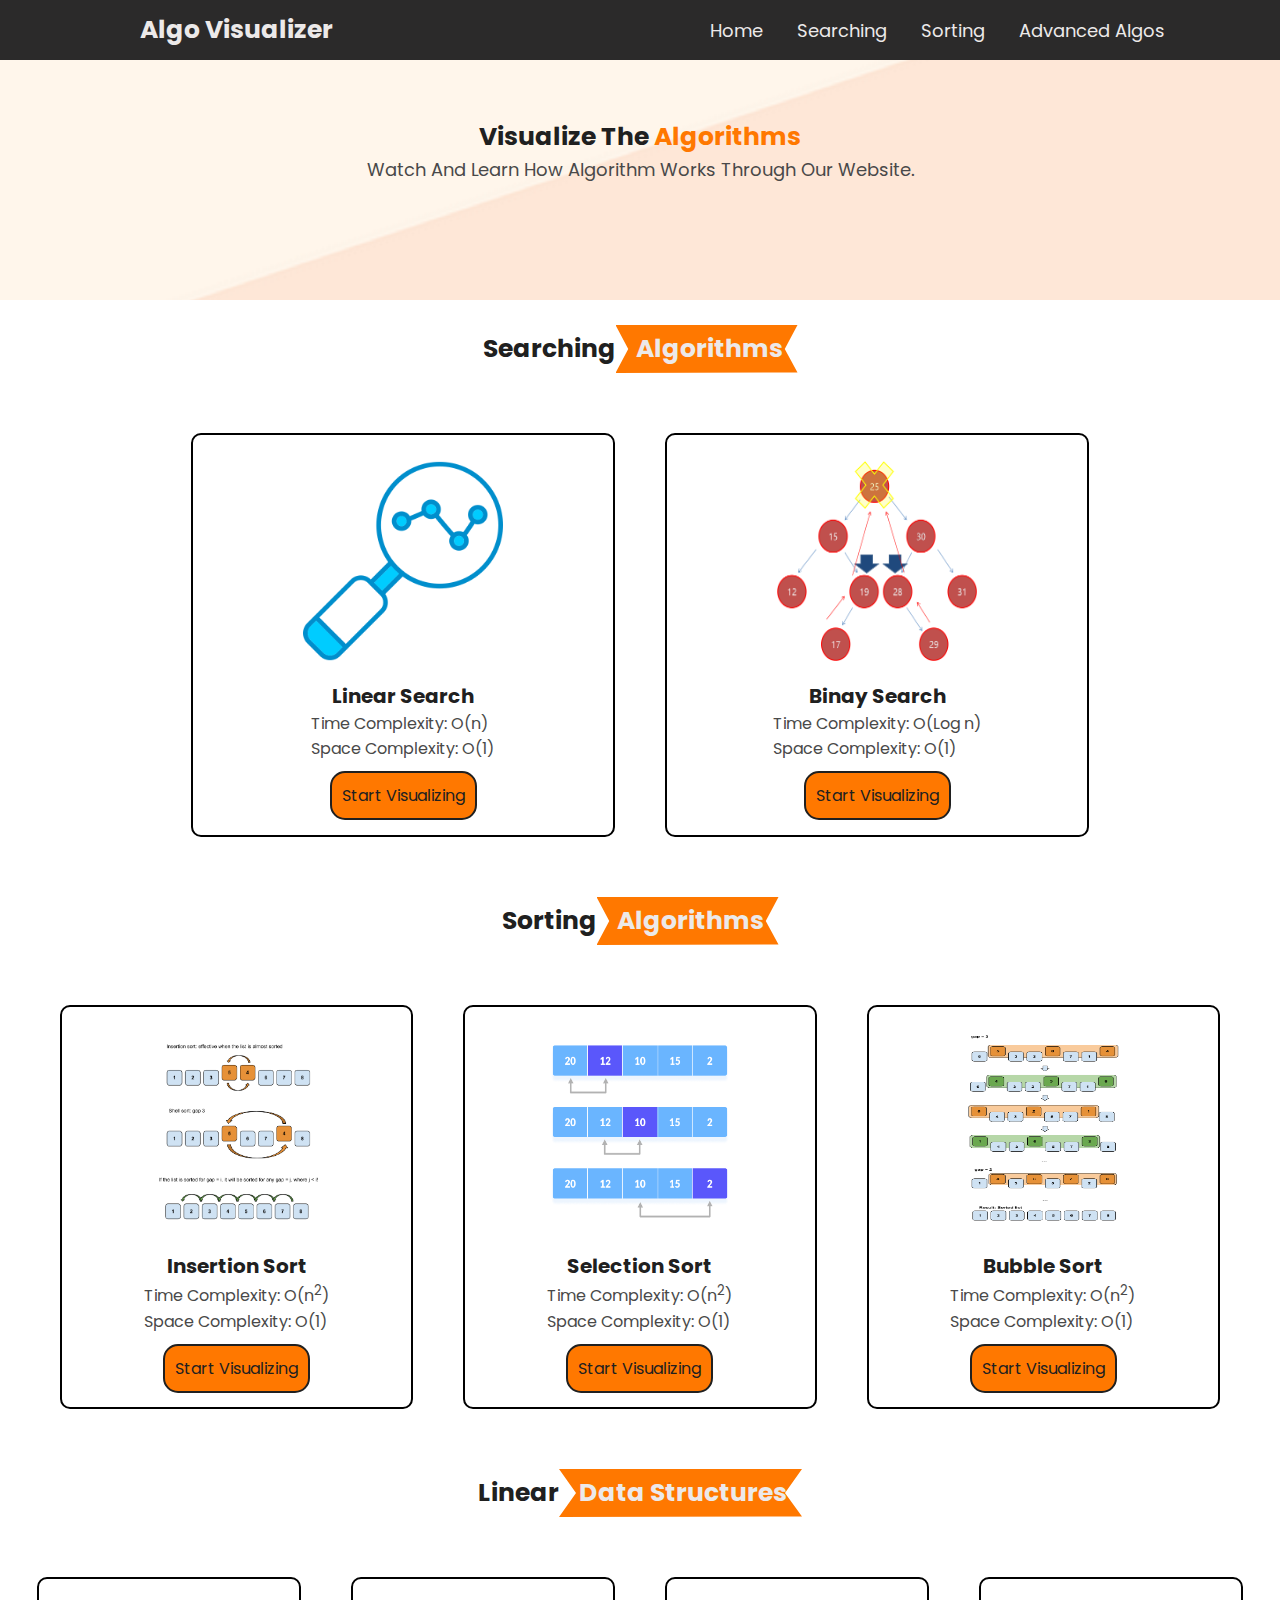
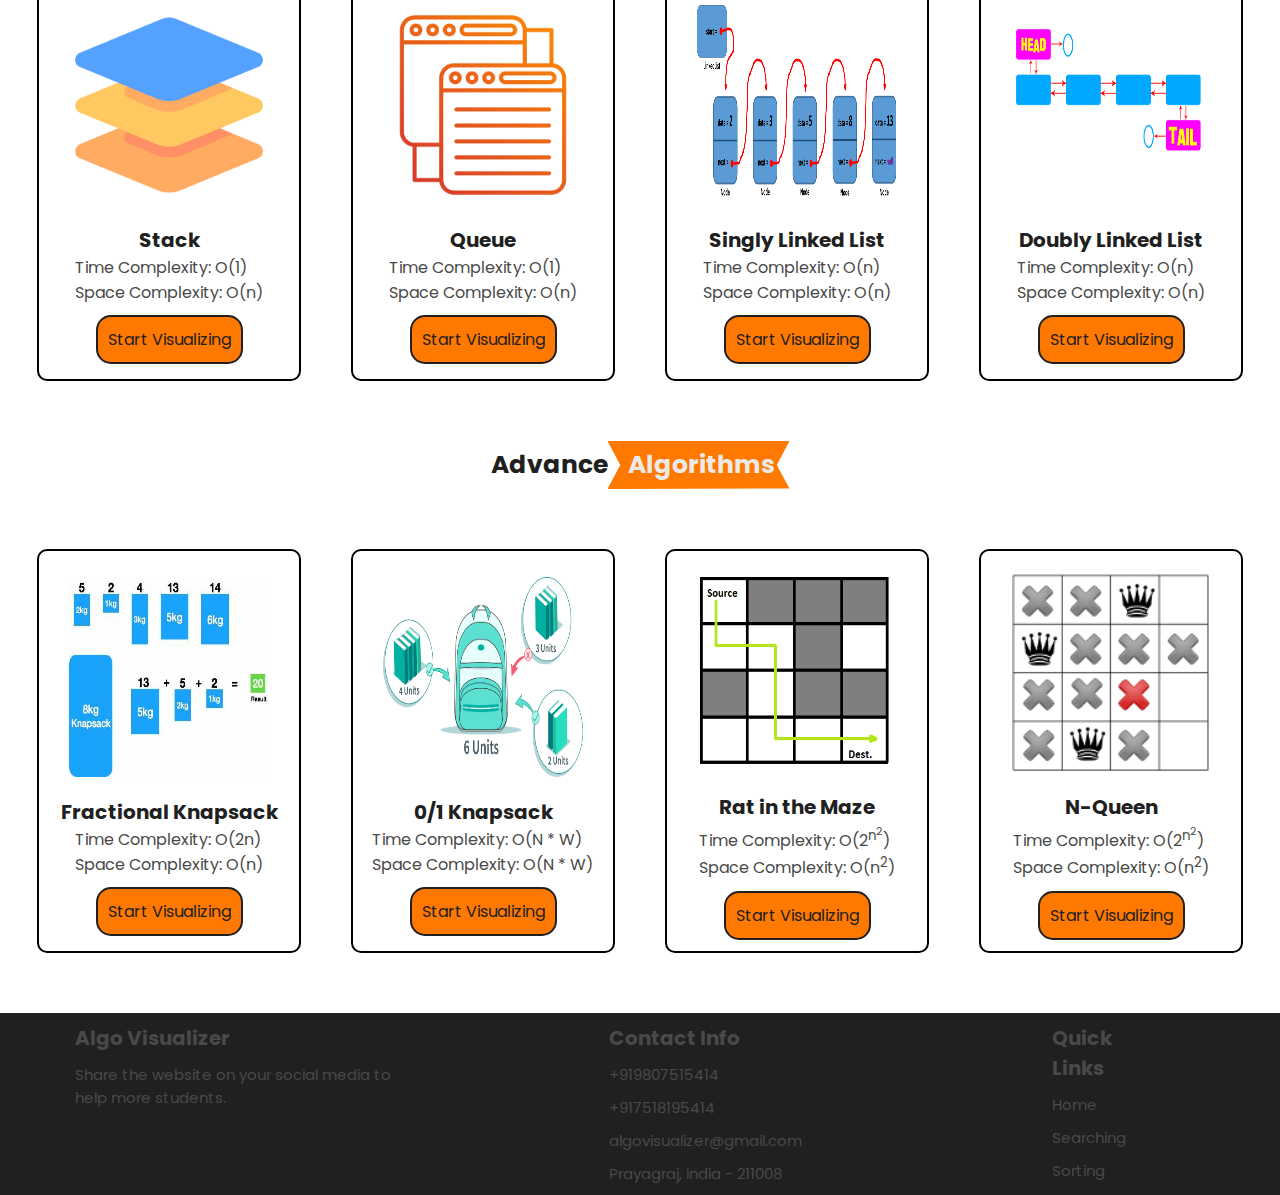
<file: index.html>
<!DOCTYPE html>
<html lang="en">

<head>
    <meta charset="UTF-8">
    <meta http-equiv="X-UA-Compatible" content="IE=edge">
    <meta name="viewport" content="width=device-width, initial-scale=1.0">
    <title>Algo Visualizer</title>

    <link rel="stylesheet" href="css/header.css">
    <link rel="stylesheet" href="css/main.css">
    <link rel="stylesheet" href="css/footer.css">
</head>

<body>
    <header>
        <div class="logo"><a href="index.html" class="logo">Algo Visualizer</a></div>

        <nav class="nav">
            <ul>
                <li><a href="index.html">Home</a></li>
                <li><a href="#searching">Searching</a></li>
                <li><a href="#sorting">Sorting</a></li>
                <li><a href="#advanced">Advanced Algos</a></li>
            </ul>
        </nav>
    </header>

    <main>
        <div class="content">
            <h3>Visualize The<span>&nbsp;Algorithms</span></h3>
            <p>Watch And Learn How Algorithm Works Through Our Website.</p>
        </div>

        <div class="searching" id="searching">
            <h3 class="heading">Searching<span>&nbsp;Algorithms</span></h3>

            <div class="box-container">
                <div class="box">
                    <img src="img/linear-search.png">
                    <h3>Linear Search</h3>
                    <p>Time Complexity: O(n)<br>Space Complexity: O(1)</p>
                    <a href="html/linear-search.html" class="btn">Start Visualizing</a>
                </div>

                <div class="box">
                    <img src="img/binary-search.png">
                    <h3>Binay Search</h3>
                    <p>Time Complexity: O(Log n)<br>Space Complexity: O(1)</p>
                    <a href="html/binary-search.html" class="btn">Start Visualizing</a>
                </div>
            </div>
        </div>

        <div class="sorting" id="sorting">
            <h3 class="heading">Sorting<span>&nbsp;Algorithms</span></h3>

            <div class="box-container">

                <div class="box">
                    <img src="img/insertion-sort.png">
                    <h3>Insertion Sort</h3>
                    <p>Time Complexity: O(n<sup>2</sup>)<br>Space Complexity: O(1)</p>
                    <a href="html/insertion-sort.html" class="btn">Start Visualizing</a>
                </div>

                <div class="box">
                    <img src="img/selection-sort.png">
                    <h3>Selection Sort</h3>
                    <p>Time Complexity: O(n<sup>2</sup>)<br>Space Complexity: O(1)</p>
                    <a href="html/selection-sort.html" class="btn">Start Visualizing</a>
                </div>

                <div class="box">
                    <img src="img/bubble-sort.png">
                    <h3>Bubble Sort</h3>
                    <p>Time Complexity: O(n<sup>2</sup>)<br>Space Complexity: O(1)</p>
                    <a href="html/bubble-sort.html" class="btn">Start Visualizing</a>
                </div>
            </div>
        </div>

        <div class="Linearalgo" id="Linearalgo">
            <h3 class="heading">Linear<span>&nbsp;Data Structures</span></h3>

            <div class="box-container">
                <div class="box">
                    <img src="img/layers.png">
                    <h3>Stack</h3>
                    <p>Time Complexity: O(1)<br>Space Complexity: O(n)</p>
                    <a href="html/stack.html" class="btn">Start Visualizing</a>
                </div>
                <div class="box">
                    <img src="img/queue.png">
                    <h3>Queue</h3>
                    <p>Time Complexity: O(1)<br>Space Complexity: O(n)</p>
                    <a href="html/queue.html" class="btn">Start Visualizing</a>
                </div>
                <div class="box">
                    <img src="img/linked-list.png">
                    <h3>Singly Linked List</h3>
                    <p>Time Complexity: O(n)<br>Space Complexity: O(n)</p>
                    <a href="html/singly-linked-list.html" class="btn">Start Visualizing</a>
                </div>
                <div class="box">
                    <img src="img/double-list.png">
                    <h3>Doubly Linked List</h3>
                    <p>Time Complexity: O(n)<br>Space Complexity: O(n)</p>
                    <a href="html/doubly-linked-list.html" class="btn">Start Visualizing</a>
                </div>
            </div>
        </div>

        <div class="advanced" id="advanced">
            <h3 class="heading">Advance<span>&nbsp;Algorithms</span></h3>

            <div class="box-container">
                <div class="box">
                    <img src="img/fractional_knapsack.jpeg">
                    <h3>Fractional Knapsack</h3>
                    <p>Time Complexity: O(2n)<br>Space Complexity: O(n)</p>
                    <a href="html/greedy-knapsack.html" class="btn">Start Visualizing</a>
                </div>

                <div class="box">
                    <img src="img/knapsack.png">
                    <h3>0/1  Knapsack</h3>
                    <p>Time Complexity: O(N * W)<br>Space Complexity: O(N * W)</p>
                    <a href="html/knapsack.html" class="btn">Start Visualizing</a>
                </div>

                <div class="box">
                    <img src="img/rat-in-maze.png">
                    <h3>Rat in the Maze</h3>
                    <p>Time Complexity: O(2<sup>n<sup>2</sup></sup>)<br>Space Complexity: O(n<sup>2</sup>)</p>
                    <a href="html/rat-in-maze.html" class="btn">Start Visualizing</a>
                </div>
                <div class="box">
                    <img src="img/n-queen.png">
                    <h3>N-Queen</h3>
                    <p>Time Complexity: O(2<sup>n<sup>2</sup></sup>)<br>Space Complexity: O(n<sup>2</sup>)</p>
                    <a href="html/nQueen.html" class="btn">Start Visualizing</a>
                </div>
            </div>


        </div>
    </main>

    <footer>
        <div class="box1">
            <h3>Algo Visualizer</h3>
            <p>Share the website on your social media to help more students.</p>
        </div>

        <div class="box2">
            <h3>Contact Info</h3>
            <li>+919807515414</li>
            <li>+917518195414</li>
            <li>algovisualizer@gmail.com</li>
            <li>Prayagraj, india - 211008</li>
        </div>

        <div class="box2">
            <h3>Quick Links</h3>
            <li><a href="index.html">Home</a></li>
            <li><a href="#searching">Searching</a></li>
            <li><a href="#sorting">Sorting</a></li>
        </div>
    </footer>
</body>

</html>
</file>
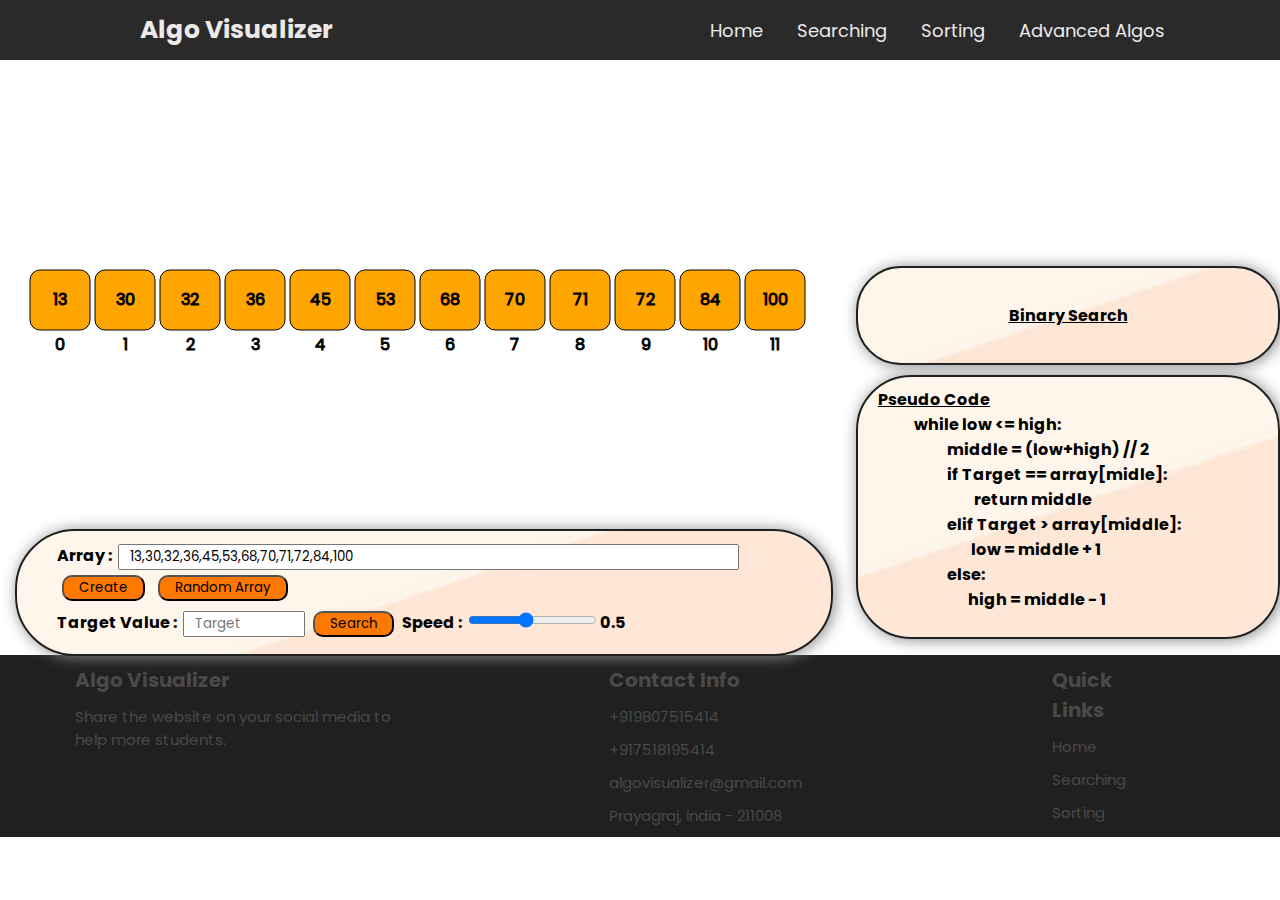
<file: html/binary-search.html>
<!DOCTYPE html>
<html lang="en">

<head>
    <meta charset="UTF-8">
    <meta http-equiv="X-UA-Compatible" content="IE=edge">
    <meta name="viewport" content="width=device-width, initial-scale=1.0">
    <title>Binary Search</title>
    <link rel="stylesheet" href="../css/header.css">
    <link rel="stylesheet" href="../css/style.css">
    <link rel="stylesheet" href="../css/footer.css">
</head>

<body onload="random()">
    <header>
        <div class="logo"><a href="../index.html" class="logo">Algo Visualizer</a></div>

        <nav class="nav">
            <ul>
                <li><a href="../index.html">Home</a></li>
                <li><a href="#">Searching</a></li>
                <li><a href="#">Sorting</a></li>
                <li><a href="#">Advanced Algos</a></li>
            </ul>
        </nav>
    </header>

    <main>
        <div class="box-container">
            <div class="animation-space">

                <svg id="canvas" width="100%" height="100%">
                  

        
                </svg>
            </div>
            <div class="display"></div>
            <div class="code-snippet">
                <div class="code-snippet-container">
                    <div class="code-guide">
                        <pre id="code_guide"><u>Binary Search</u></pre>
                    </div>
                    <div class="pseudo-code">
                        <p><u>Pseudo Code</u></p>

                        <pre id="pre1">            while low <= high: </pre>
                        <pre id="pre2">                       middle = (low+high) // 2</pre>
                        <pre id="pre3">                       if Target == array[midle]:</pre>
                          <pre id="pre4">                                return middle</pre>
                        <pre id="pre5">                       elif Target > array[middle]:</pre>
                           <pre id="pre6">                               low = middle + 1</pre>
                        <pre id="pre7">                       else:</pre>
                            <pre id="pre8">                              high = middle - 1</pre>
                
                    </div>
                </div>
            </div>
            <div class="tool-bar">
                <div class="tool-bar-container">
                    <div class="box1">
                        <label>Array :&nbsp;</label>
                        <input class="inp" type="text" id="user_array" size="50"
                            placeholder="Elements must be Sorted (max 10 elements).">
                        <button class="btn"  id="createbtn" onclick="clear_canvas(),get_array()">Create</button>
                        <button class="btn" id="generatebtn" onclick="reload(),clear_canvas(),random()">Random Array</button>
                    </div>
                    <div class="box2">
                        <label>Target Value :&nbsp;</label>
                        <input class="inp" id="user_input" type="text" size="6" id="target" placeholder="Target">
                        <button class="btn" id="searchbtn" onclick="get_target_value()">Search</button>
                        <!-- <button class="btn" onclick="">Pause</button> -->
                        <label>Speed :&nbsp;</label>
                        <input id="speed" type="range" min=".1" max="1" step=".1" value=".5">
                        <span id="timeValue"> 0.5</span>
                    </div>
                </div>
            </div>
        </div>
    </main>

    <footer>
        <div class="box1">
            <h3>Algo Visualizer</h3>
            <p>Share the website on your social media to help more students.</p>
        </div>

        <div class="box2">
            <h3>Contact Info</h3>
            <li>+919807515414</li>
            <li>+917518195414</li>
            <li>algovisualizer@gmail.com</li>
            <li>Prayagraj, india - 211008</li>
        </div>

        <div class="box2">
            <h3>Quick Links</h3>
            <li><a href="index.html">Home</a></li>
            <li><a href="#searching">Searching</a></li>
            <li><a href="#sorting">Sorting</a></li>
        </div>
    </footer>
    <script src="../js/Binary_Search.js"></script>
</body>

</html>
</file>
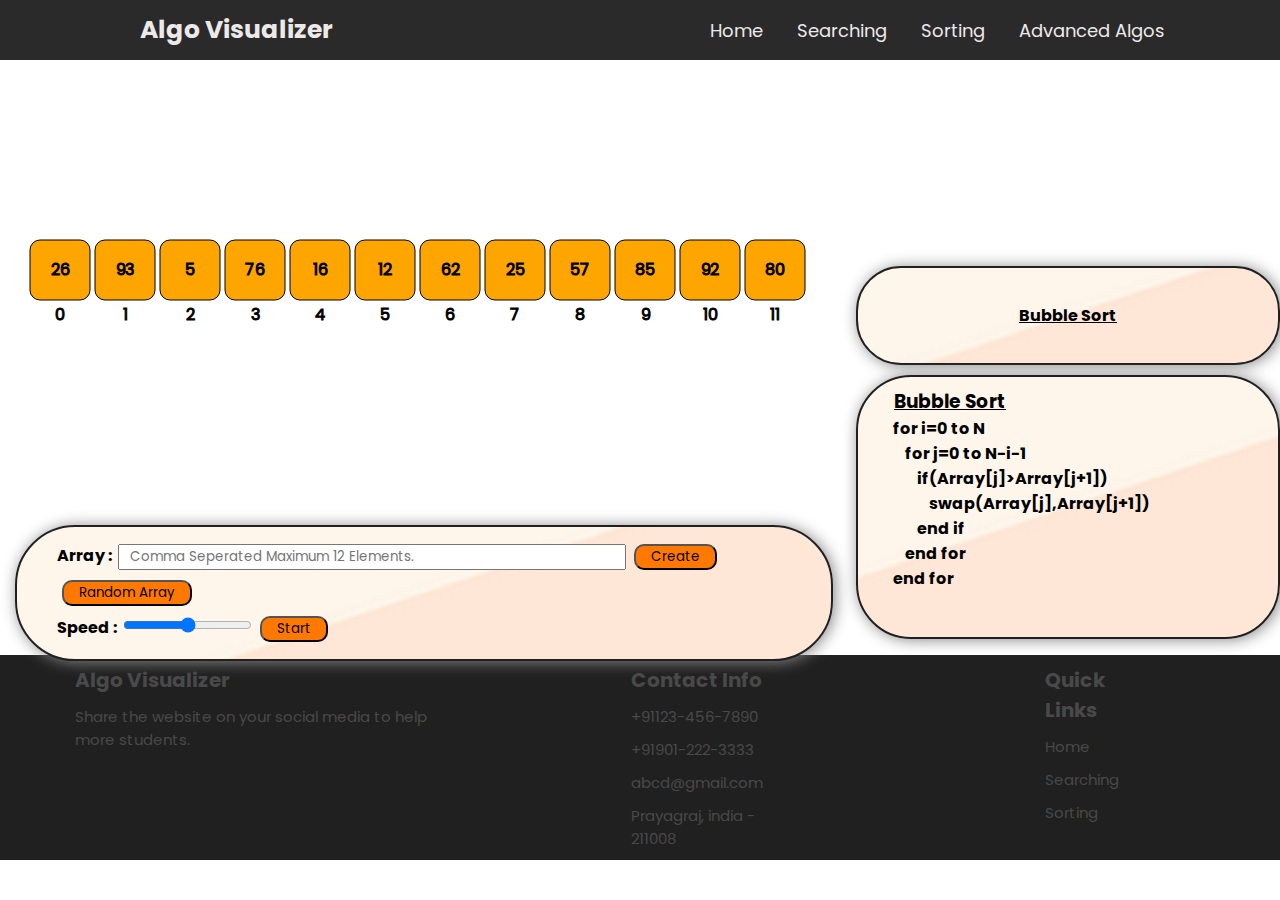
<file: html/bubble-sort.html>
<!DOCTYPE html>
<html lang="en">

<head>
    <meta charset="UTF-8">
    <meta http-equiv="X-UA-Compatible" content="IE=edge">
    <meta name="viewport" content="width=device-width, initial-scale=1.0">
    <title>Bubble Sort</title>
    <link rel="stylesheet" href="../css/header.css">
    <link rel="stylesheet" href="../css/style.css">
    <link rel="stylesheet" href="../css/footer.css">
</head>

<body onload="random_array()">
    <header>
        <div class="logo"><a href="../index.html" class="logo">Algo Visualizer</a></div>

        <nav class="nav">
            <ul>
                <li><a href="../index.html">Home</a></li>
                <li><a href="#">Searching</a></li>
                <li><a href="#">Sorting</a></li>
                <li><a href="#">Advanced Algos</a></li>
            </ul>
        </nav>
    </header>

    <main>
        <div class="box-container">
            <div class="animation-space">
                <svg id="canvas" width="100%" height="100%"></svg>
            </div>
            <div class="display"></div>
            <div class="code-snippet">
                <div class="code-snippet-container">
                    <div class="code-guide">
                        <p id="guid"><u>Bubble Sort</u></p>
                    </div>
                    <div class="pseudo-code">
                        <h3 id="line1"><pre>    <u>Bubble Sort</u></pre></h3>
                        <p><pre id="line2">     for i=0 to N </pre></p>
                        <p><pre id="line3">         for j=0 to N-i-1</pre></p>
                        <p><pre id="line4">             if(Array[j]>Array[j+1])</pre></p>
                        <p><pre id="line5">                 swap(Array[j],Array[j+1])</pre></p>
                        <p><pre id="line6">             end if</pre></p>
                        <p><pre id="line7">         end for</pre></p>
                        <p><pre id="line8">     end for</pre></p>
                    </div>
                </div>
            </div>
            <div class="tool-bar">
                <div class="tool-bar-container">
                    <div class="box1">
                        <label>Array :&nbsp;</label>
                        <input class="inp" type="text" id="user-arr" size="40" placeholder="Comma Seperated Maximum 12 Elements.">
                        <button class="btn" onclick="clear_canvas(), user_array()">Create</button>
                        <button class="btn" onclick="clear_canvas(), random_array()">Random Array</button>
                    </div>
                    <div class="box2">
                        <label>Speed :&nbsp;</label>
                        <input id="speed-bar" type="range" min="0" max="1000">
                        <button class="btn" onclick="bubble_sort();">Start</button>
                    </div>
                </div>
            </div>
        </div>
    </main>

    <footer>
        <div class="box1">
            <h3>Algo Visualizer</h3>
            <p>Share the website on your social media to help more students.</p>
        </div>

        <div class="box2">
            <h3>Contact Info</h3>
            <li>+91123-456-7890</li>
            <li>+91901-222-3333</li>
            <li>abcd@gmail.com</li>
            <li>Prayagraj, india - 211008</li>
        </div>

        <div class="box2">
            <h3>Quick Links</h3>
            <li><a href="index.html">Home</a></li>
            <li><a href="#searching">Searching</a></li>
            <li><a href="#sorting">Sorting</a></li>
        </div>
    </footer>

    <script src="../js/Bubble-sort.js"></script>
</body>

</html>
</file>
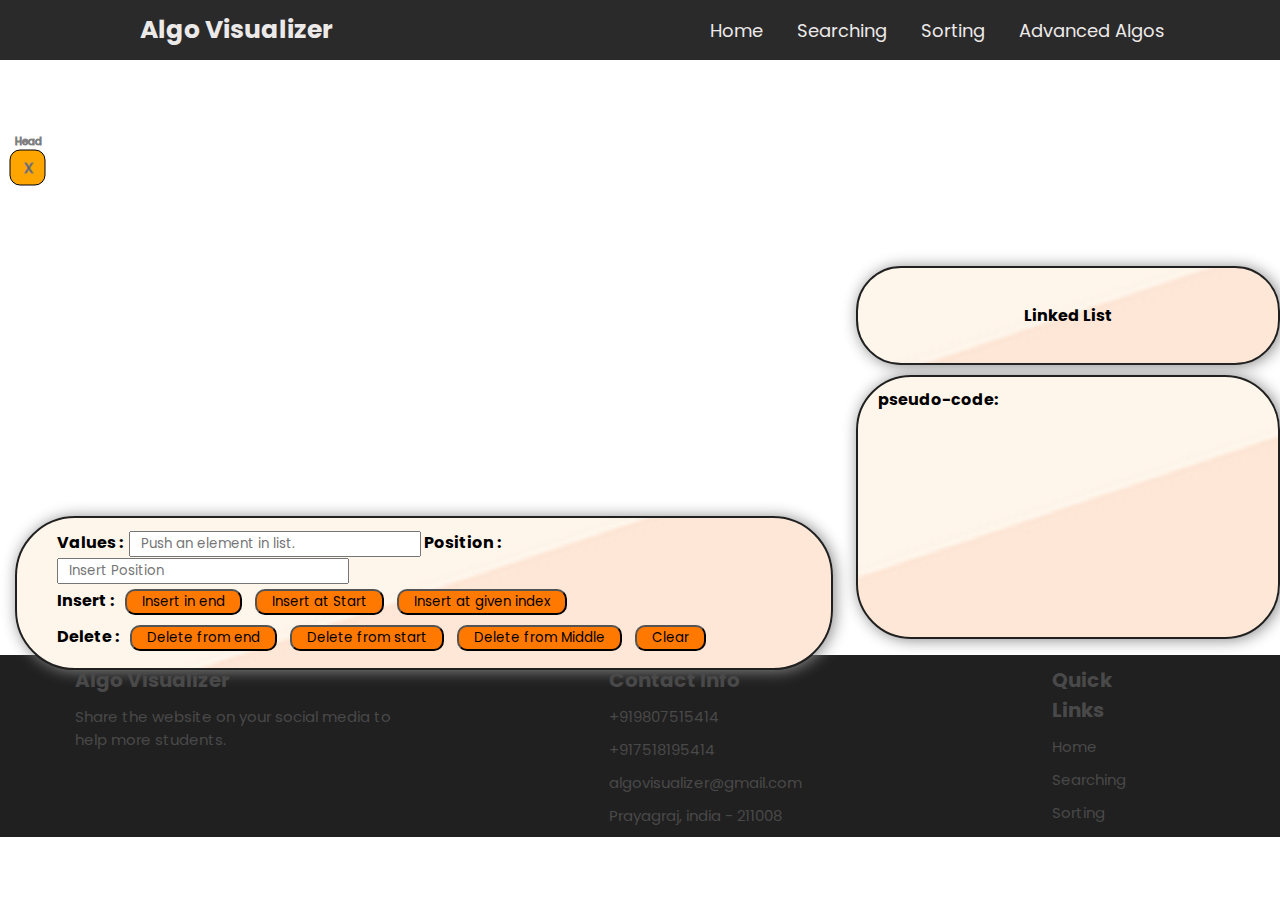
<file: html/doubly-linked-list.html>
<!DOCTYPE html>
<html lang="en">

<head>
    <meta charset="UTF-8">
    <meta http-equiv="X-UA-Compatible" content="IE=edge">
    <meta name="viewport" content="width=device-width, initial-scale=1.0">
    <title>Linear Search</title>
    <link rel="stylesheet" href="../css/header.css">
    <link rel="stylesheet" href="../css/style.css">
    <link rel="stylesheet" href="../css/footer.css">
</head>

<body onload="targetRect()">
    <header>
        <div class="logo"><a href="../index.html" class="logo">Algo Visualizer</a></div>

        <nav class="nav">
            <ul>
                <li><a href="../index.html">Home</a></li>
                <li><a href="#">Searching</a></li>
                <li><a href="#">Sorting</a></li>
                <li><a href="#">Advanced Algos</a></li>
            </ul>
        </nav>
    </header>

    <main>
        <div class="box-container">
            <div class="animation-space">
                
            <svg id="bar-container" width="100%" height="100%">

                <g>
                            <!-- <defs>
                                <pattern id="grid" width="30" height="30" patternUnits="userSpaceOnUse">
                                    <rect width="80" height="80" fill="url(#smallGrid)" />
                                    <path d="M 80 0 L 0 0 0 80" fill="none" stroke="gray" stroke-width="1" />
                                </pattern>
                            </defs> -->
    
                            <rect width="100%" height="100%" fill="url(#grid)" />
                        </g>
    
            </svg>
        </div>
            <div class="display"></div>
            <div class="code-snippet">
                <div class="code-snippet-container">
                    <div class="code-guide">
                        <p id="guide">Linked List</p>
                    </div>
                    <div class="pseudo-code">
                        <p id="l-1">pseudo-code:</p>
                        <p id="l0"></p>
                        <p id="l1"></p>
                        <p id="l2"></p>
                        <p id="l3"></p>
                        <p id="l4"></p>
                        <p id="l5"></p>
                        <p id="l6"></p>
                        <p id="l7"></p>
                    </div>
                </div>
            </div>
            <div class="tool-bar">
                <div class="tool-bar-container">
                    <div class="box1">
                        <label>Values :&nbsp;</label>
                        <input class="inp" type="text" id="user-arr" size="21" placeholder="Push an element in list.">
                        <label>Position :&nbsp;</label>
                        <input class="inp" type="text" id="position" size="21" placeholder="Insert Position">
                        
                    </div>
                    <div class="box1">
                        <div class="box1">
                            <label>Insert :&nbsp;</label>
                            <button class="btn" onclick="insert()">Insert in end</button>
                            <button class="btn" onclick="insertStart()">Insert at Start</button>
                            <button class="btn" onclick="insertMiddle()">Insert at given index</button>
                        </div>
                        <label>Delete :&nbsp;</label>
                        <button class="btn" onclick="remove()">Delete from end</button>
                        <button class="btn" onclick="deleteStart()">Delete from start</button>
                        <button class="btn" onclick="deleteMiddle()">Delete from Middle</button>
                        <button class="btn" onclick="clearElements()">Clear</button>
                    </div>
                </div>
            </div>
        </div>
    </main>

    <footer>
        <div class="box1">
            <h3>Algo Visualizer</h3>
            <p>Share the website on your social media to help more students.</p>
        </div>

        <div class="box2">
            <h3>Contact Info</h3>
            <li>+919807515414</li>
            <li>+917518195414</li>
            <li>algovisualizer@gmail.com</li>
            <li>Prayagraj, india - 211008</li>
        </div>

        <div class="box2">
            <h3>Quick Links</h3>
            <li><a href="index.html">Home</a></li>
            <li><a href="#searching">Searching</a></li>
            <li><a href="#sorting">Sorting</a></li>
        </div>
    </footer>
    <script src="../js/doubly-linked-list.js"></script>
</body>

</html>
</file>
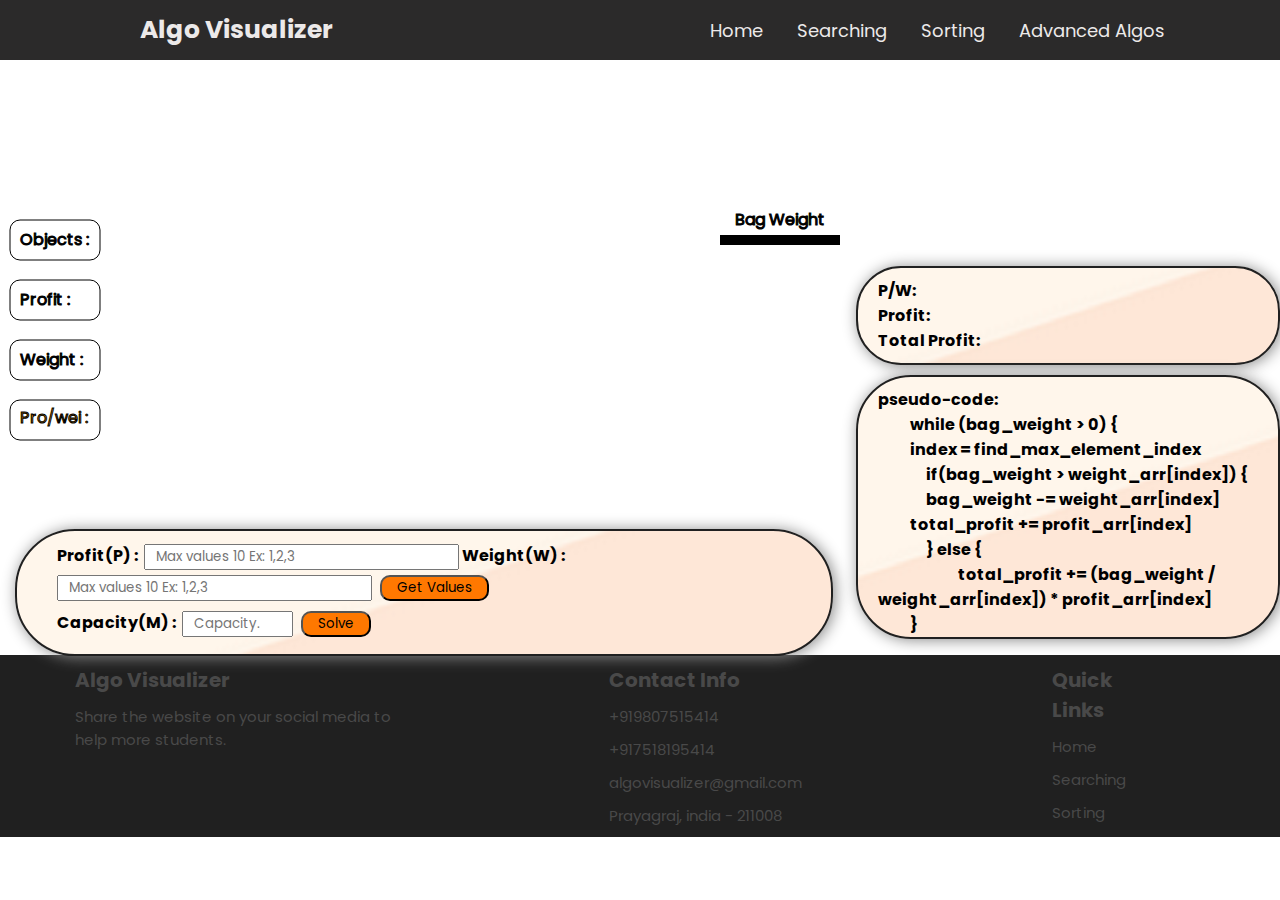
<file: html/greedy-knapsack.html>
<!DOCTYPE html>
<html lang="en">

<head>
    <meta charset="UTF-8">
    <meta http-equiv="X-UA-Compatible" content="IE=edge">
    <meta name="viewport" content="width=device-width, initial-scale=1.0">
    <title>Fractional Knapsack</title>
    <link rel="stylesheet" href="../css/header.css">
    <link rel="stylesheet" href="../css/style.css">
    <link rel="stylesheet" href="../css/footer.css">
</head>

<body onload="nameRect(),targetText(),startbar()">
    <header>
        <div class="logo"><a href="../index.html" class="logo">Algo Visualizer</a></div>

        <nav class="nav">
            <ul>
                <li><a href="../index.html">Home</a></li>
                <li><a href="#">Searching</a></li>
                <li><a href="#">Sorting</a></li>
                <li><a href="#">Advanced Algos</a></li>
            </ul>
        </nav>
    </header>

    <main>
        <div class="box-container">
            <div class="animation-space">
                
            <svg id="bar-container" width="100%" height="100%">

                <g>
                            <!-- <defs>
                                <pattern id="grid" width="30" height="30" patternUnits="userSpaceOnUse">
                                    <rect width="80" height="80" fill="url(#smallGrid)" />
                                    <path d="M 80 0 L 0 0 0 80" fill="none" stroke="gray" stroke-width="1" />
                                </pattern>
                            </defs> -->
    
                            <rect width="100%" height="100%" fill="url(#grid)" />
                        </g>
    
            </svg>
        </div>
            <div class="display"></div>
            <div class="code-snippet">
                <div class="code-snippet-container">
                    <div id="code-guide" style="margin-bottom: 10px;
                    padding: 10px 20px;
                    width: 380px;
                    height: 75px;
                    justify-content: center;
                    align-items: center;
                    background-image: url(../img/background.png);
                    background-position: center;
                    border: 2px solid var(--black);
                    border-radius: 45px;
                    box-shadow: 2px 1px 15px #888888;
                    font-weight: bold;">
                        <p id="guidePW">P/W: </p>
                        <p id="guideProfit">Profit: </p>
                        <p id="guideTotalProfit">Total Profit: </p>
                    </div>
                    <div class="pseudo-code">
                        <p id="l-1">pseudo-code:</p>
                        <p id="l0">&emsp;&emsp;while (bag_weight > 0) {</p>
                        <p id="l1">&emsp;&emsp;index = find_max_element_index</p>
                        <p id="l2">&emsp;&emsp;&emsp;if(bag_weight > weight_arr[index]) {</p>
                        <p id="l3">&emsp;&emsp;&emsp;bag_weight -= weight_arr[index]</p>
                        <p id="l4">&emsp;&emsp;total_profit += profit_arr[index]</p>
                        <p id="l5">&emsp;&emsp;&emsp;} else {</p>
                        <p id="l6">&emsp;&emsp;&emsp;&emsp;&emsp;total_profit += (bag_weight / weight_arr[index]) * profit_arr[index]</p>
                        <p id="l7">&emsp;&emsp;}</p>
                    </div>
                </div>
            </div>
            <div class="tool-bar">
                <div class="tool-bar-container">
                    <div class="box1">
                        <label>Profit(P) :&nbsp;</label>
                        <input class="inp" type="text" id="profit-arr" size="23" placeholder="Max values 10 Ex: 1,2,3">
                        <label>Weight(W) :&nbsp;</label>
                        <input class="inp" type="text" id="weight-arr" size="23" placeholder="Max values 10 Ex: 1,2,3">
                        <button class="btn" onclick="getValues(),targetRect()">Get Values</button>
                    </div>
                    <div class="box1">
                        <div class="box1">
                            <label>Capacity(M) :&nbsp;</label>
                            <input class="inp" type="text" id="capacity" size="5" placeholder="Capacity.">
                             <button class="btn" onclick="solveKnapsack()">Solve</button>
                        
                        </div>
                        <!-- <label>Delete :&nbsp;</label>
                        <button class="btn" onclick="remove()">Delete from end</button>
                        <button class="btn" onclick="deleteStart()">Delete from start</button>
                        <button class="btn" onclick="deleteMiddle()">Delete from Middle</button>
                        <button class="btn" onclick="clearElements()">Clear</button> -->
                    </div>
                </div>
            </div>
        </div>
    </main>

    <footer>
        <div class="box1">
            <h3>Algo Visualizer</h3>
            <p>Share the website on your social media to help more students.</p>
        </div>

        <div class="box2">
            <h3>Contact Info</h3>
            <li>+919807515414</li>
            <li>+917518195414</li>
            <li>algovisualizer@gmail.com</li>
            <li>Prayagraj, india - 211008</li>
        </div>

        <div class="box2">
            <h3>Quick Links</h3>
            <li><a href="index.html">Home</a></li>
            <li><a href="#searching">Searching</a></li>
            <li><a href="#sorting">Sorting</a></li>
        </div>
    </footer>
    <script src="../js/greedy-knapsack.js"></script>
</body>

</html>
</file>
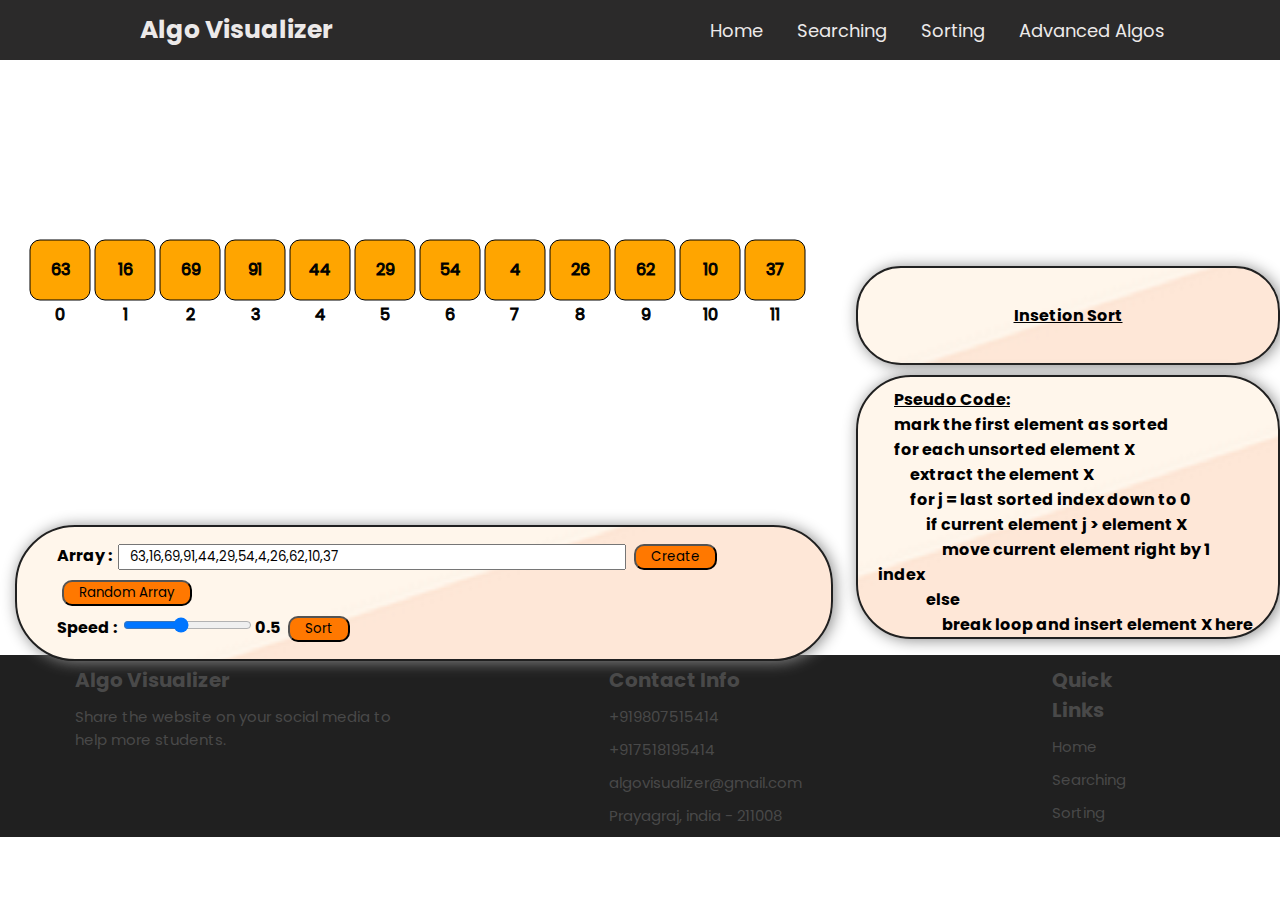
<file: html/insertion-sort.html>
<!DOCTYPE html>
<html lang="en">

<head>
    <meta charset="UTF-8">
    <meta http-equiv="X-UA-Compatible" content="IE=edge">
    <meta name="viewport" content="width=device-width, initial-scale=1.0">
    <title>Insertion Sort</title>
    <link rel="stylesheet" href="../css/header.css">
    <link rel="stylesheet" href="../css/style.css">
    <link rel="stylesheet" href="../css/footer.css">
</head>

<body onload="random_array()">
    <header>
        <div class="logo"><a href="../index.html" class="logo">Algo Visualizer</a></div>

        <nav class="nav">
            <ul>
                <li><a href="../index.html">Home</a></li>
                <li><a href="#">Searching</a></li>
                <li><a href="#">Sorting</a></li>
                <li><a href="#">Advanced Algos</a></li>
            </ul>
        </nav>
    </header>

    <main>
        <div class="box-container">
            <div class="animation-space">
                <svg id="canvas" width="100%" height="100%">
                    <!-- <g>
                        <defs>
                            <pattern id="grid" width="30" height="30" patternUnits="userSpaceOnUse">
                                <rect width="80" height="80" fill="url(#smallGrid)" />
                                <path d="M 80 0 L 0 0 0 80" fill="none" stroke="gray" stroke-width="1" />
                            </pattern>
                        </defs>

                        <rect width="100%" height="100%" fill="url(#grid)" />
                    </g> -->

                </svg>
            </div>
            <div class="display"></div>
            <div class="code-snippet">
                <div class="code-snippet-container">
                    <div class="code-guide">
                        <p id="guid"><u>Insertion Sort</u></p>
                    </div>
                    <div class="pseudo-code">
                        <p id="line1">&emsp;<u>Pseudo Code:</u></p>
                        <p id="line2">&emsp;mark the first element as sorted</p>
                        <p id="line3">&emsp;for each unsorted element X</p>
                        <p id="line4">&emsp;&emsp;extract the element X</p>
                        <p id="line5">&emsp;&emsp;for j = last sorted index down to 0</p>
                        <p id="line6">&emsp;&emsp;&emsp;if current element j > element X</p>
                        <p id="line7">&emsp;&emsp;&emsp;&emsp;move current element right by 1 index</p>
                        <p id="line8">&emsp;&emsp;&emsp;else</p>
                        <p id="line9">&emsp;&emsp;&emsp;&emsp;break loop and insert element X here</p>
                    </div>
                </div>
            </div>
            <div class="tool-bar">
                <div class="tool-bar-container">
                    <div class="box1">
                        <label>Array :&nbsp;</label>
                        <input class="inp" type="text" id="user-arr" size="40" placeholder="Comma Seperated Maximum 12 Elements.">
                        <button class="btn" id="createbtn" onclick="clear_canvas(), user_array()">Create</button>
                        <button class="btn" id="generatebtn" onclick="clear_canvas(), random_array()">Random Array</button>
                    </div>
                    <div class="box2">
                        <label>Speed :&nbsp;</label>
                        <input id="speed" type="range" min=".1" max="1" step=".1" value=".5">
                        <span id="timeValue"> 0.5</span>
                        <button class="btn" id="sortbtn" onclick="insertion_sort()">Sort</button>
                        <!-- <button class="btn" onclick="">Pause</button> -->
                    </div>
                </div>
            </div>
        </div>
    </main>

    <footer>
        <div class="box1">
            <h3>Algo Visualizer</h3>
            <p>Share the website on your social media to help more students.</p>
        </div>

        <div class="box2">
            <h3>Contact Info</h3>
            <li>+919807515414</li>
            <li>+917518195414</li>
            <li>algovisualizer@gmail.com</li>
            <li>Prayagraj, india - 211008</li>
        </div>

        <div class="box2">
            <h3>Quick Links</h3>
            <li><a href="index.html">Home</a></li>
            <li><a href="#searching">Searching</a></li>
            <li><a href="#sorting">Sorting</a></li>
        </div>
    </footer>

    <script src="../js/insertion-sort.js"></script>
</body>

</html>
</file>
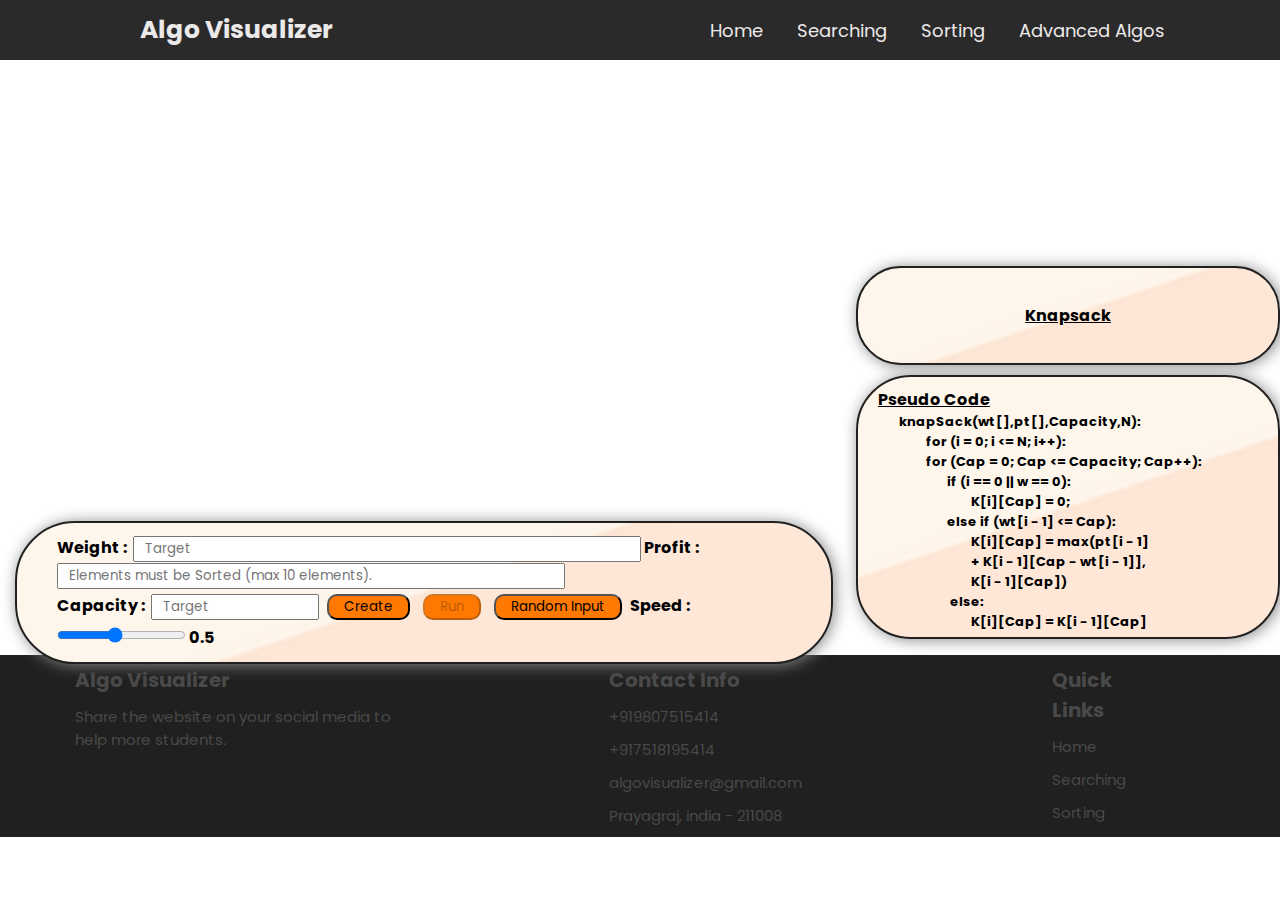
<file: html/knapsack.html>
<!DOCTYPE html>
<html lang="en">

<head>
    <meta charset="UTF-8">
    <meta http-equiv="X-UA-Compatible" content="IE=edge">
    <meta name="viewport" content="width=device-width, initial-scale=1.0">
    <title>Document</title>
    <link rel="stylesheet" href="../css/header.css">
    <link rel="stylesheet" href="../css/style.css">
    <link rel="stylesheet" href="../css/footer.css">
    
</head>

<body>

    <header>
        <div class="logo"><a href="../index.html" class="logo">Algo Visualizer</a></div>

        <nav class="nav">
            <ul>
                <li><a href="../index.html">Home</a></li>
                <li><a href="#">Searching</a></li>
                <li><a href="#">Sorting</a></li>
                <li><a href="#">Advanced Algos</a></li>
            </ul>
        </nav>
    </header>

    <main>
        <div class="box-container">

            <div class="animation-space ">
                <svg id="canvas" width="100%" height="100%">
                  


                </svg>
            </div>

            <div class="display"></div>
            <div class="code-snippet">
                <div class="code-snippet-container">
                    <div class="code-guide">
                        <pre id="code_guide"><u>Knapsack</u></pre>
                    </div>
                    <div class="pseudo-code">
                        <p><u>Pseudo Code</u></p>

                        <pre class="preview" id="pre1">       knapSack(wt[],pt[],Capacity,N): </pre>
                        <pre class="preview" id="pre2">                for (i = 0; i <= N; i++):</pre>
                        <pre class="preview" id="pre3">                for (Cap = 0; Cap <= Capacity; Cap++):</pre>
                        <pre class="preview" id="pre4">                       if (i == 0 || w == 0):</pre>
                        <pre class="preview" id="pre5">                               K[i][Cap] = 0;</pre>
                        <pre class="preview" id="pre6">                       else if (wt[i - 1] <= Cap):</pre>
                        <pre class="preview" id="pre7">                               K[i][Cap] = max(pt[i - 1]
                               + K[i - 1][Cap - wt[i - 1]],
                               K[i - 1][Cap])</pre>
        <pre class="preview" id="pre8">                        else:</pre>
                        <pre class="preview" id="pre9">                               K[i][Cap] = K[i - 1][Cap]</pre>
                        </pre>

                    </div>
                </div>
            </div>
            <div class="tool-bar">
                <div class="tool-bar-container">
                    <div class="box1">

                        <label>Weight :&nbsp;</label>
                        <input class="inp" id="weight_array" type="text" size="40" placeholder="Target">

                        <label>Profit :&nbsp;</label>
                        <input class="inp" type="text" id="profit_array" size="40"
                            placeholder="Elements must be Sorted (max 10 elements).">


                    </div>
                    <div class="box2">
                        <label>Capacity :&nbsp;</label>
                        <input class="inp" type="text" size="10" id="capacity" placeholder="Target">

                        <button id="set" class="btn" onclick="set()">Create</button>

                        <button class="btn" id="checked" onclick="run()" disabled="true">Run</button>
                        <button class="btn" id="random" onclick="random()">Random Input</button>

                        <label>Speed :&nbsp;</label>
                        <input id="speed" type="range" min=".1" max="1" step=".1" value=".5">
                        <span id="timeValue"> 0.5</span>
                    </div>
                </div>
            </div>
        </div>
    </main>

    <footer>
        <div class="box1">
            <h3>Algo Visualizer</h3>
            <p>Share the website on your social media to help more students.</p>
        </div>

        <div class="box2">
            <h3>Contact Info</h3>
            <li>+919807515414</li>
            <li>+917518195414</li>
            <li>algovisualizer@gmail.com</li>
            <li>Prayagraj, india - 211008</li>
        </div>

        <div class="box2">
            <h3>Quick Links</h3>
            <li><a href="index.html">Home</a></li>
            <li><a href="#searching">Searching</a></li>
            <li><a href="#sorting">Sorting</a></li>
        </div>
    </footer>

    <script src="../js/knapsack.js"></script>

</body>

</html>
</file>
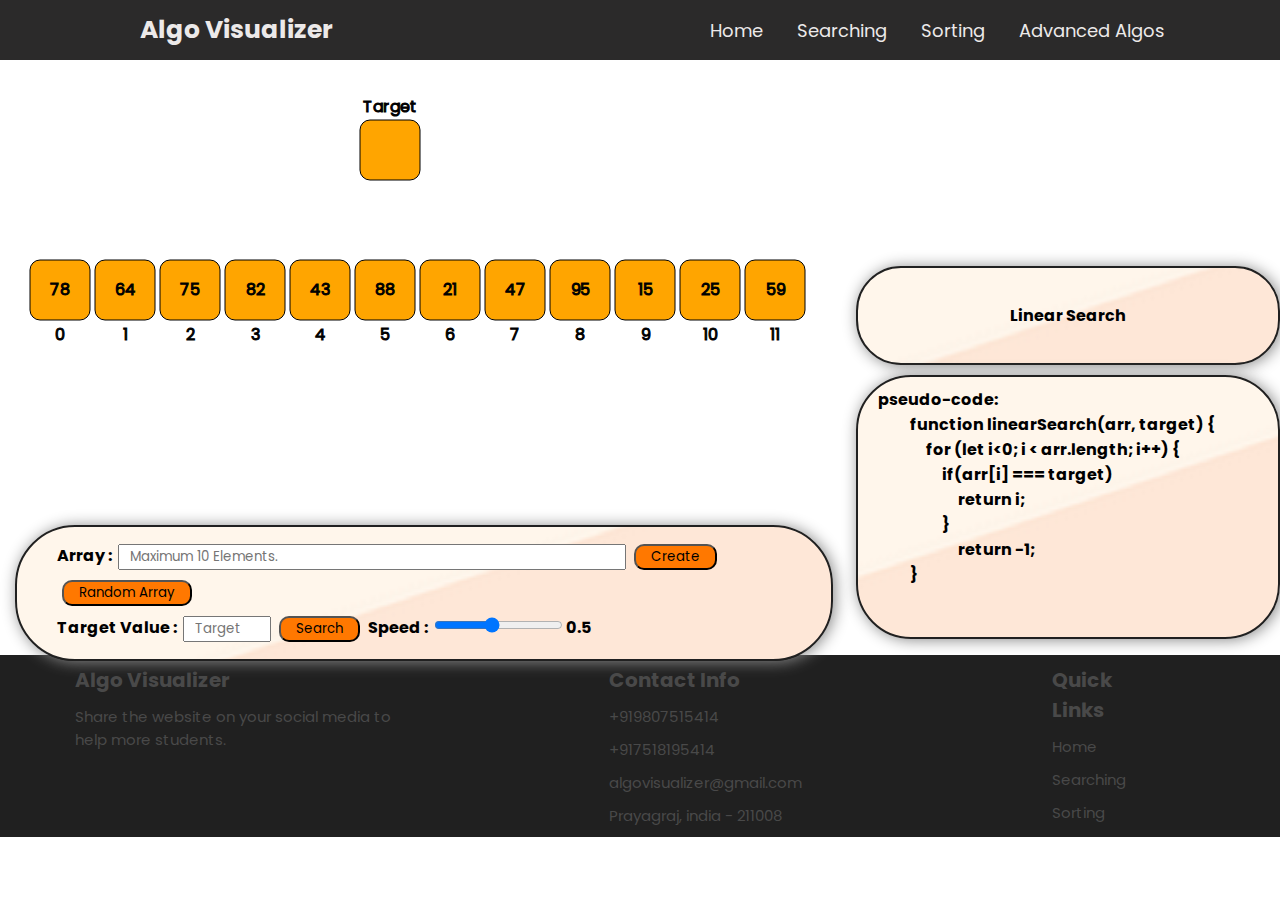
<file: html/linear-search.html>
<!DOCTYPE html>
<html lang="en">

<head>
    <meta charset="UTF-8">
    <meta http-equiv="X-UA-Compatible" content="IE=edge">
    <meta name="viewport" content="width=device-width, initial-scale=1.0">
    <title>Linear Search</title>
    <link rel="stylesheet" href="../css/header.css">
    <link rel="stylesheet" href="../css/style.css">
    <link rel="stylesheet" href="../css/footer.css">
</head>

<body onload="random_array(), userRect()">
    <header>
        <div class="logo"><a href="../index.html" class="logo">Algo Visualizer</a></div>

        <nav class="nav">
            <ul>
                <li><a href="../index.html">Home</a></li>
                <li><a href="#">Searching</a></li>
                <li><a href="#">Sorting</a></li>
                <li><a href="#">Advanced Algos</a></li>
            </ul>
        </nav>
    </header>

    <main>
        <div class="box-container">
            <div class="animation-space">
                
            <svg id="bar-container" width="100%" height="100%">

                <g>
                            <!-- <defs>
                                <pattern id="grid" width="30" height="30" patternUnits="userSpaceOnUse">
                                    <rect width="80" height="80" fill="url(#smallGrid)" />
                                    <path d="M 80 0 L 0 0 0 80" fill="none" stroke="gray" stroke-width="1" />
                                </pattern>
                            </defs> -->
    
                            <rect width="100%" height="100%" fill="url(#grid)" />
                        </g>
    
            </svg>
        </div>
            <div class="display"></div>
            <div class="code-snippet">
                <div class="code-snippet-container">
                    <div class="code-guide">
                        <p id="guide">Linear Search</p>
                    </div>
                    <div class="pseudo-code">
                        <p id="l0">pseudo-code:</p>
                        <p id="l1">&emsp;&emsp;function linearSearch(arr, target) {</p>
                        <p id="l2">&emsp;&emsp;&emsp;for (let i<0; i < arr.length; i++) {</p>
                        <p id="l3">&emsp;&emsp;&emsp;&emsp;if(arr[i] === target)</p>
                        <p id="l4">&emsp;&emsp;&emsp;&emsp;&emsp;return i;</p>
                        <p id="l5">&emsp;&emsp;&emsp;&emsp;}</p>
                        <p id="l6">&emsp;&emsp;&emsp;&emsp;&emsp;return -1;</p>
                        <p id="l7">&emsp;&emsp;}</p>
                    </div>
                </div>
            </div>
            <div class="tool-bar">
                <div class="tool-bar-container">
                    <div class="box1">
                        <label>Array :&nbsp;</label>
                        <input class="inp" type="text" id="user-arr" size="40" placeholder="Maximum 10 Elements.">
                        <button id="btnCreate" class="btn" onclick="clearContainer(), user_array()">Create</button>
                        <button id="btnRandom" class="btn" onclick="clearContainer(), random_array()">Random Array</button>
                    </div>
                    <div class="box2">
                        <label>Target Value :&nbsp;</label>
                        <input class="inp" type="text" size="3" id="target" placeholder="Target">
                        <button id="btnSearch" class="btn" onclick="linearSearch()">Search</button>
                        <!-- <button class="btn" onclick="">Pause</button> -->
                        <label>Speed :&nbsp;</label>
                        <input id="speed" type="range" min=".1" max="1" step=".1" value=".5">
                        <span id="timeValue"> 0.5</span>
                    </div>
                </div>
            </div>
        </div>
    </main>

    <footer>
        <div class="box1">
            <h3>Algo Visualizer</h3>
            <p>Share the website on your social media to help more students.</p>
        </div>

        <div class="box2">
            <h3>Contact Info</h3>
            <li>+919807515414</li>
            <li>+917518195414</li>
            <li>algovisualizer@gmail.com</li>
            <li>Prayagraj, india - 211008</li>
        </div>

        <div class="box2">
            <h3>Quick Links</h3>
            <li><a href="index.html">Home</a></li>
            <li><a href="#searching">Searching</a></li>
            <li><a href="#sorting">Sorting</a></li>
        </div>
    </footer>
    <script src="../js/linearsearch.js"></script>
</body>

</html>
</file>
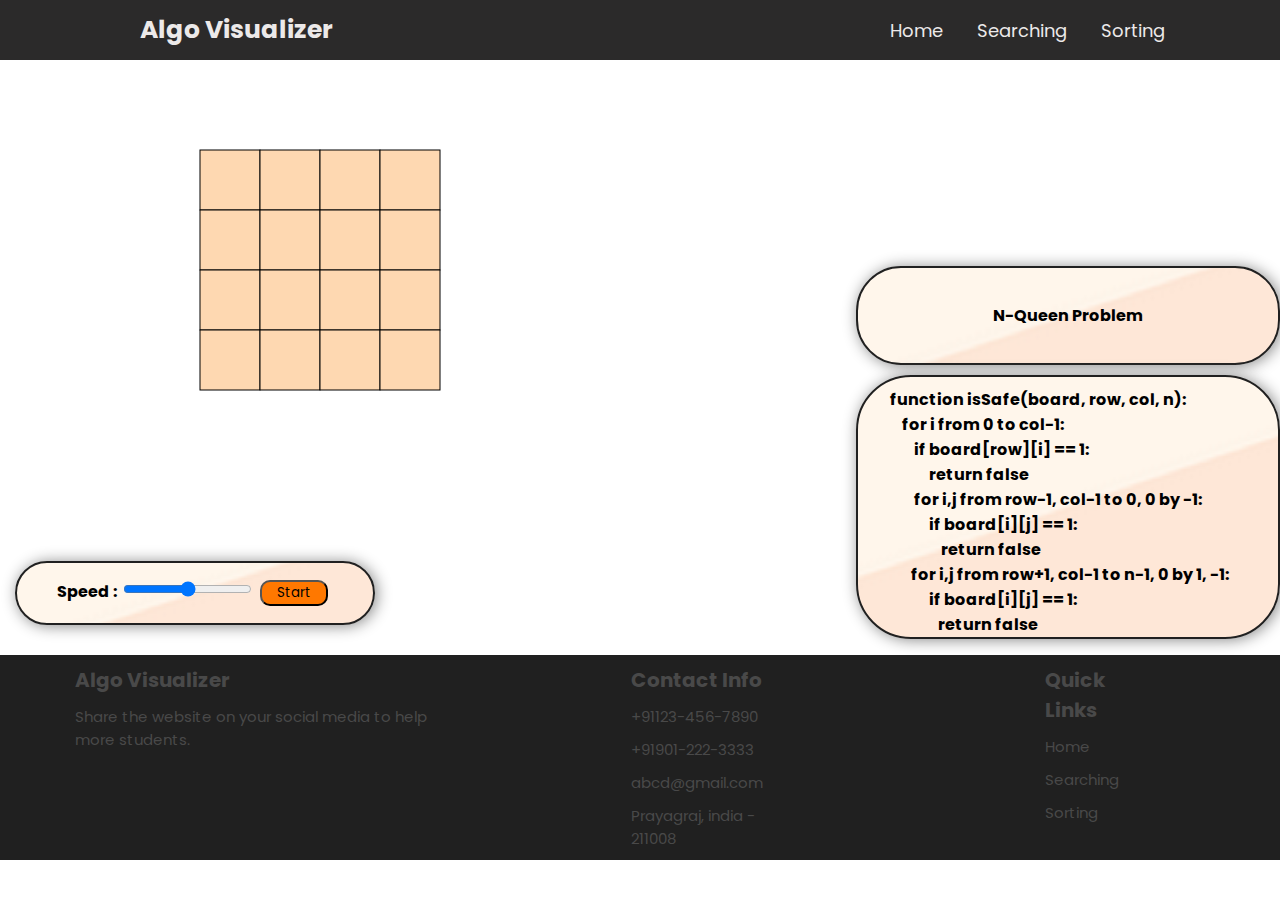
<file: html/nQueen.html>
<!DOCTYPE html>
<html lang="en">

<head>
    <meta charset="UTF-8">
    <meta http-equiv="X-UA-Compatible" content="IE=edge">
    <meta name="viewport" content="width=device-width, initial-scale=1.0">
    <title>N-Queen Problem</title>
    <link rel="stylesheet" href="../css/header.css">
    <link rel="stylesheet" href="../css/style.css">
    <link rel="stylesheet" href="../css/footer.css">
</head>

<body onload="createBoard(4)">
    <header>
        <div class="logo"><a href="../index.html" class="logo">Algo Visualizer</a></div>

        <nav class="nav">
            <ul>
                <li><a href="../index.html">Home</a></li>
                <li><a href="#">Searching</a></li>
                <li><a href="#">Sorting</a></li>
            </ul>
        </nav>
    </header>

    <main>
        <div class="box-container">
            <div class="animation-space">
                <svg id="canvas" width="100%" height="100%">
                </svg>
            </div>
            <div class="display"></div>
            <div class="code-snippet">
                <div class="code-snippet-container">
                    <div class="code-guide"><p id="guid">N-Queen Problem</p></div>
                    <div class="pseudo-code">
                        <p><pre id="line1">    function isSafe(board, row, col, n):</pre></p>
                        <p><pre id="line2">        for i from 0 to col-1:</pre></p>
                        <p><pre id="line3">            if board[row][i] == 1:</pre></p>
                        <p><pre id="line4">                 return false</pre></p>
                        <p><pre id="line5">            for i,j from row-1, col-1 to 0, 0 by -1:</pre></p>
                        <p><pre id="line6">                 if board[i][j] == 1:</pre></p>
                        <p><pre id="line7">                     return false</pre></p>
                        <p><pre  id="line8">           for i,j from row+1, col-1 to n-1, 0 by 1, -1:</pre></p>
                        <p><pre  id="line9">                 if board[i][j] == 1:</pre></p>
                        <p><pre  id="line10">                    return false</pre></p>
                    </div>
                </div>
            </div>
            <div class="tool-bar">
                <div class="tool-bar-container">
                    <div class="box2">
                        <label>Speed :&nbsp;</label>
                        <input type="range" id="speed-bar"  min="10" max="2000">
                        <button class="btn" onclick="visualization()">Start</button>
                        <!-- <button class="btn" onclick="">Pause</button> -->
                    </div>
                </div>
            </div>
        </div>
    </main>

    <footer>
        <div class="box1">
            <h3>Algo Visualizer</h3>
            <p>Share the website on your social media to help more students.</p>
        </div>

        <div class="box2">
            <h3>Contact Info</h3>
            <li>+91123-456-7890</li>
            <li>+91901-222-3333</li>
            <li>abcd@gmail.com</li>
            <li>Prayagraj, india - 211008</li>
        </div>

        <div class="box2">
            <h3>Quick Links</h3>
            <li><a href="index.html">Home</a></li>
            <li><a href="#searching">Searching</a></li>
            <li><a href="#sorting">Sorting</a></li>
        </div>
    </footer>
    <script src="../js/nQueen.js"></script>
</body>

</html>
</file>
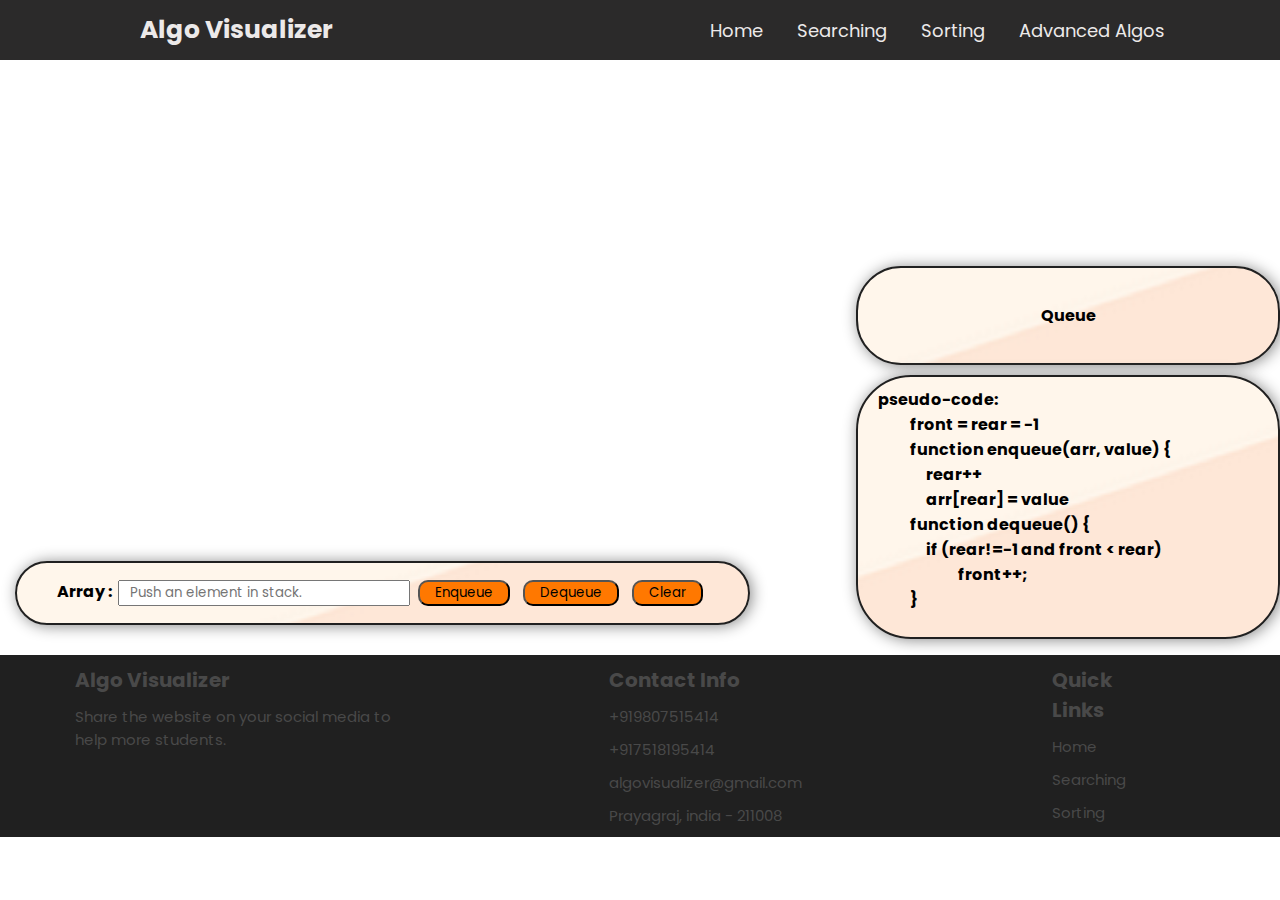
<file: html/queue.html>
<!DOCTYPE html>
<html lang="en">

<head>
    <meta charset="UTF-8">
    <meta http-equiv="X-UA-Compatible" content="IE=edge">
    <meta name="viewport" content="width=device-width, initial-scale=1.0">
    <title>Queue</title>
    <link rel="stylesheet" href="../css/header.css">
    <link rel="stylesheet" href="../css/style.css">
    <link rel="stylesheet" href="../css/footer.css">
</head>

<body>
    <header>
        <div class="logo"><a href="../index.html" class="logo">Algo Visualizer</a></div>

        <nav class="nav">
            <ul>
                <li><a href="../index.html">Home</a></li>
                <li><a href="#">Searching</a></li>
                <li><a href="#">Sorting</a></li>
                <li><a href="#">Advanced Algos</a></li>
            </ul>
        </nav>
    </header>

    <main>
        <div class="box-container">
            <div class="animation-space">
                
            <svg id="bar-container" width="100%" height="100%">

                <!-- <g>
                            <defs>
                                <pattern id="grid" width="30" height="30" patternUnits="userSpaceOnUse">
                                    <rect width="80" height="80" fill="url(#smallGrid)" />
                                    <path d="M 80 0 L 0 0 0 80" fill="none" stroke="gray" stroke-width="1" />
                                </pattern>
                            </defs>
    
                            <rect width="100%" height="100%" fill="url(#grid)" />
                        </g> -->
    
            </svg>
        </div>
            <div class="display"></div>
            <div class="code-snippet">
                <div class="code-snippet-container">
                    <div class="code-guide">
                        <p id="guide">Queue</p>
                    </div>
                    <div class="pseudo-code">
                        <p id="l-1">pseudo-code:</p>
                        <p id="l0">&emsp;&emsp;front = rear = -1 </p>
                        <p id="l1">&emsp;&emsp;function enqueue(arr, value) {</p>
                        <p id="l2">&emsp;&emsp;&emsp;rear++</p>
                        <p id="l3">&emsp;&emsp;&emsp;arr[rear] = value</p>
                        <p id="l4">&emsp;&emsp;function dequeue() {</p>
                        <p id="l5">&emsp;&emsp;&emsp;if (rear!=-1 and front < rear)</p>
                        <p id="l6">&emsp;&emsp;&emsp;&emsp;&emsp;front++;</p>
                        <p id="l7">&emsp;&emsp;}</p>
                    </div>
                </div>
            </div>
            <div class="tool-bar">
                <div class="tool-bar-container">
                    <div class="box1">
                        <label>Array :&nbsp;</label>
                        <input class="inp" type="text" id="user-arr" size="21" placeholder="Push an element in stack.">
                        <button class="btn" onclick="enqueue()">Enqueue</button>
                        <button class="btn" onclick="dequeue()">Dequeue</button>
                        <button class="btn" onclick="clearElements()">Clear</button>
                    </div>
                </div>
            </div>
        </div>
    </main>

    <footer>
        <div class="box1">
            <h3>Algo Visualizer</h3>
            <p>Share the website on your social media to help more students.</p>
        </div>

        <div class="box2">
            <h3>Contact Info</h3>
            <li>+919807515414</li>
            <li>+917518195414</li>
            <li>algovisualizer@gmail.com</li>
            <li>Prayagraj, india - 211008</li>
        </div>

        <div class="box2">
            <h3>Quick Links</h3>
            <li><a href="index.html">Home</a></li>
            <li><a href="#searching">Searching</a></li>
            <li><a href="#sorting">Sorting</a></li>
        </div>
    </footer>
    <script src="../js/queue.js"></script>
</body>

</html>
</file>
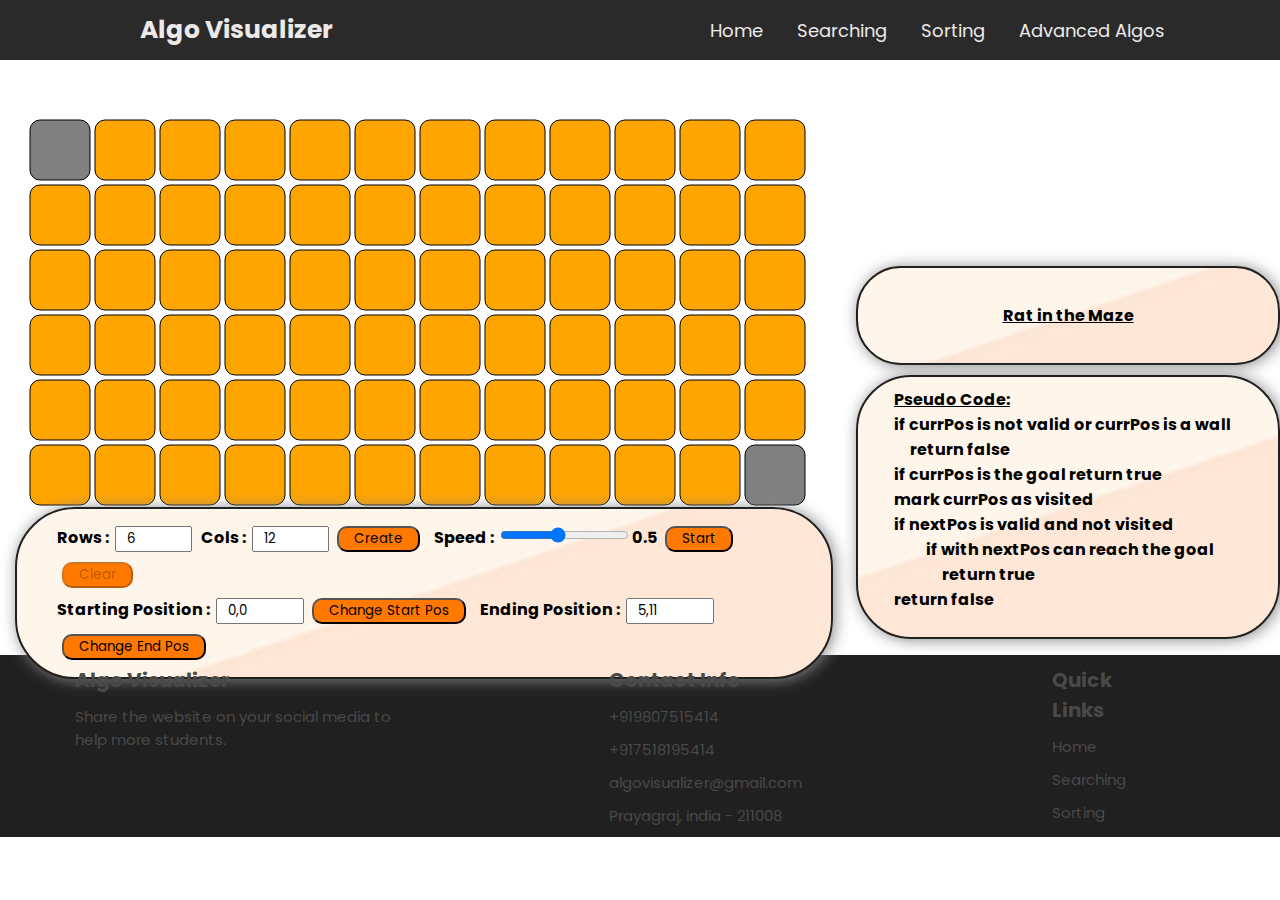
<file: html/rat-in-maze.html>
<!DOCTYPE html>
<html lang="en">

<head>
    <meta charset="UTF-8">
    <meta http-equiv="X-UA-Compatible" content="IE=edge">
    <meta name="viewport" content="width=device-width, initial-scale=1.0">
    <title>Rat in the Maze</title>
    <link rel="stylesheet" href="../css/header.css">
    <link rel="stylesheet" href="../css/style.css">
    <link rel="stylesheet" href="../css/footer.css">
</head>

<body onload="create_maze()">
    <header>
        <div class="logo"><a href="../index.html" class="logo">Algo Visualizer</a></div>

        <nav class="nav">
            <ul>
                <li><a href="../index.html">Home</a></li>
                <li><a href="#">Searching</a></li>
                <li><a href="#">Sorting</a></li>
                <li><a href="#">Advanced Algos</a></li>
            </ul>
        </nav>
    </header>

    <main>
        <div class="box-container">
            <div class="animation-space">
                <svg id="canvas" width="100%" height="100%">
                    <!-- <g>
                        <defs>
                            <pattern id="grid" width="30" height="30" patternUnits="userSpaceOnUse">
                                <rect width="80" height="80" fill="url(#smallGrid)" />
                                <path d="M 80 0 L 0 0 0 80" fill="none" stroke="gray" stroke-width="1" />
                            </pattern>
                        </defs>

                        <rect width="100%" height="100%" fill="url(#grid)" />
                    </g> -->

                </svg>
            </div>
            <div class="display"></div>
            <div class="code-snippet">
                <div class="code-snippet-container">
                    <div class="code-guide">
                        <p id="guid"><u>Rat in the Maze</u></p>
                    </div>
                    <div class="pseudo-code">
                        <p id="line1">&emsp;<u>Pseudo Code:</u></p>
                        <p id="line2">&emsp;if currPos is not valid or currPos is a wall</p>
                        <p id="line3">&emsp;&emsp;return false</p>
                        <p id="line4">&emsp;if currPos is the goal return true</p>
                        <p id="line5">&emsp;mark currPos as visited</p>
                        <p id="line6">&emsp;if nextPos is valid and not visited</p>
                        <p id="line7">&emsp;&emsp;&emsp;if with nextPos can reach the goal</p>
                        <p id="line8">&emsp;&emsp;&emsp;&emsp;return true</p>
                        <p id="line9">&emsp;return false</p>
                    </div>
                </div>
            </div>
            <div class="tool-bar">
                <div class="tool-bar-container">
                    <div class="box1">
                        <label>Rows :&nbsp;</label>
                        <input class="inp" type="text" id="mat-row" size="2" placeholder="max 6" value="6">
                        <label>&nbsp; Cols :&nbsp;</label>
                        <input class="inp" type="text" id="mat-col" size="2" placeholder="max 12" value="12">
                        <button class="btn" id="createbtn" onclick="create_user_defined_maze()">Create</button>
                        <label>&nbsp; Speed :&nbsp;</label>
                        <input id="speed" type="range" min=".1" max="1" step=".1" value=".5">
                        <span id="timeValue"> 0.5</span>
                        <button class="btn" id="startBtn" onclick="start()">Start</button>
                        <button class="btn" id="clearBtn" disabled>Clear</button>
                    </div>
                    <div class="box2">
                        <label>Starting Position :&nbsp;</label>
                        <input class="inp" type="text" id="starting-pos" size="3" placeholder="eg (2,3)" value="0,0">
                        <button class="btn" id="change_startposbtn" onclick="change_start_pos()">Change Start Pos</button>
                        <label>&nbsp; Ending Position :&nbsp;</label>
                        <input class="inp" type="text" id="ending-pos" size="3" placeholder="eg (2,3)" value="5,11">
                        <button class="btn" id="change_endposbtn" onclick="change_end_pos()">Change End Pos</button>
                    </div>
                </div>
            </div>
        </div>
    </main>

    <footer>
        <div class="box1">
            <h3>Algo Visualizer</h3>
            <p>Share the website on your social media to help more students.</p>
        </div>

        <div class="box2">
            <h3>Contact Info</h3>
            <li>+919807515414</li>
            <li>+917518195414</li>
            <li>algovisualizer@gmail.com</li>
            <li>Prayagraj, india - 211008</li>
        </div>

        <div class="box2">
            <h3>Quick Links</h3>
            <li><a href="index.html">Home</a></li>
            <li><a href="#searching">Searching</a></li>
            <li><a href="#sorting">Sorting</a></li>
        </div>
    </footer>

    <script src="../js/rat-in-maze.js"></script>
</body>

</html>
</file>
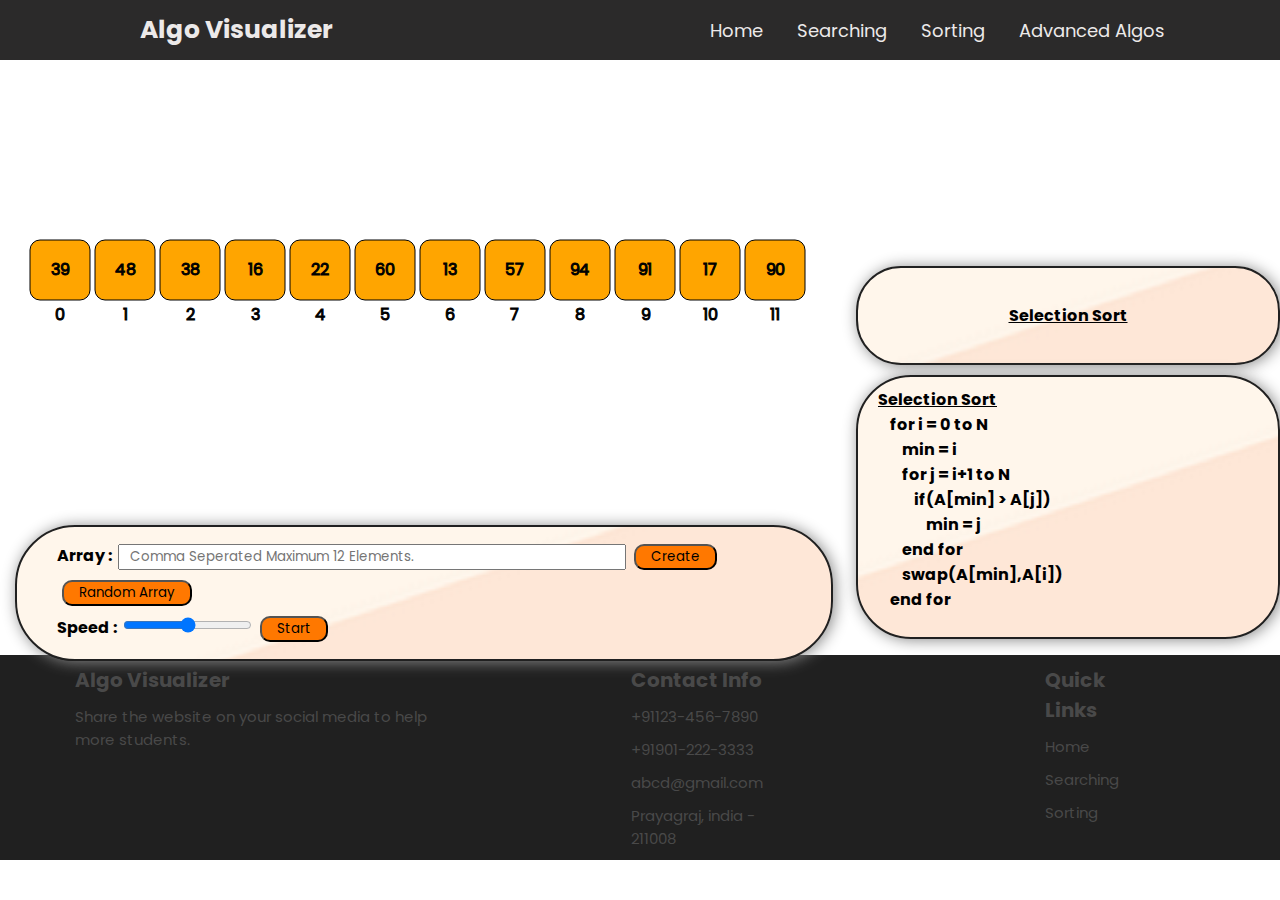
<file: html/selection-sort.html>
<!DOCTYPE html>
<html lang="en">

<head>
    <meta charset="UTF-8">
    <meta http-equiv="X-UA-Compatible" content="IE=edge">
    <meta name="viewport" content="width=device-width, initial-scale=1.0">
    <title>Selection Sort</title>
    <link rel="stylesheet" href="../css/header.css">
    <link rel="stylesheet" href="../css/style.css">
    <link rel="stylesheet" href="../css/footer.css">
</head>

<body onload="random_array()">
    <header>
        <div class="logo"><a href="../index.html" class="logo">Algo Visualizer</a></div>

        <nav class="nav">
            <ul>
                <li><a href="../index.html">Home</a></li>
                <li><a href="#">Searching</a></li>
                <li><a href="#">Sorting</a></li>
                <li><a href="#">Advanced Algos</a></li>
            </ul>
        </nav>
    </header>

    <main>
        <div class="box-container">
            <div class="animation-space">
                <svg id="canvas" width="100%" height="100%"></svg>
            </div>
            <div class="display"></div>
            <div class="code-snippet">
                <div class="code-snippet-container">
                    <div class="code-guide">
                        <p id="guid"><u>Selection Sort</u></p>
                    </div>
                    <div class="pseudo-code">
                        <p id="line1"><u>Selection Sort</u></p>
                        <p><pre id="line2">    for i = 0 to N</pre></p>
                        <p><pre id="line3">        min = i</pre></p>
                        <p><pre id="line4">        for j = i+1 to N</pre></p>
                        <p><pre id="line5">            if(A[min] > A[j])</pre></p>
                        <p><pre id="line6">                min = j</pre></p>
                        <p><pre id="line7">        end for</pre></p>
                        <p><pre id="line8">        swap(A[min],A[i])</pre></p>
                        <p><pre  id="line9">    end for</pre></p>
                    </div>
                </div>
            </div>
            <div class="tool-bar">
                <div class="tool-bar-container">
                    <div class="box1">
                        <label>Array :&nbsp;</label>
                        <input class="inp" type="text" id="user-arr" size="40" placeholder="Comma Seperated Maximum 12 Elements.">
                        <button class="btn" onclick="clear_canvas(), user_array()">Create</button>
                        <button class="btn" onclick="clear_canvas(), random_array()">Random Array</button>
                    </div>
                    <div class="box2">
                        <label>Speed :&nbsp;</label>
                        <input id="speed-bar" type="range" min="0" max="1000">
                        <button class="btn" onclick="selection_sort()">Start</button>
                    </div>
                </div>
            </div>
        </div>
    </main>

    <footer>
        <div class="box1">
            <h3>Algo Visualizer</h3>
            <p>Share the website on your social media to help more students.</p>
        </div>

        <div class="box2">
            <h3>Contact Info</h3>
            <li>+91123-456-7890</li>
            <li>+91901-222-3333</li>
            <li>abcd@gmail.com</li>
            <li>Prayagraj, india - 211008</li>
        </div>

        <div class="box2">
            <h3>Quick Links</h3>
            <li><a href="index.html">Home</a></li>
            <li><a href="#searching">Searching</a></li>
            <li><a href="#sorting">Sorting</a></li>
        </div>
    </footer>

    <script src="../js/selection-sort.js"></script>
</body>

</html>
</file>
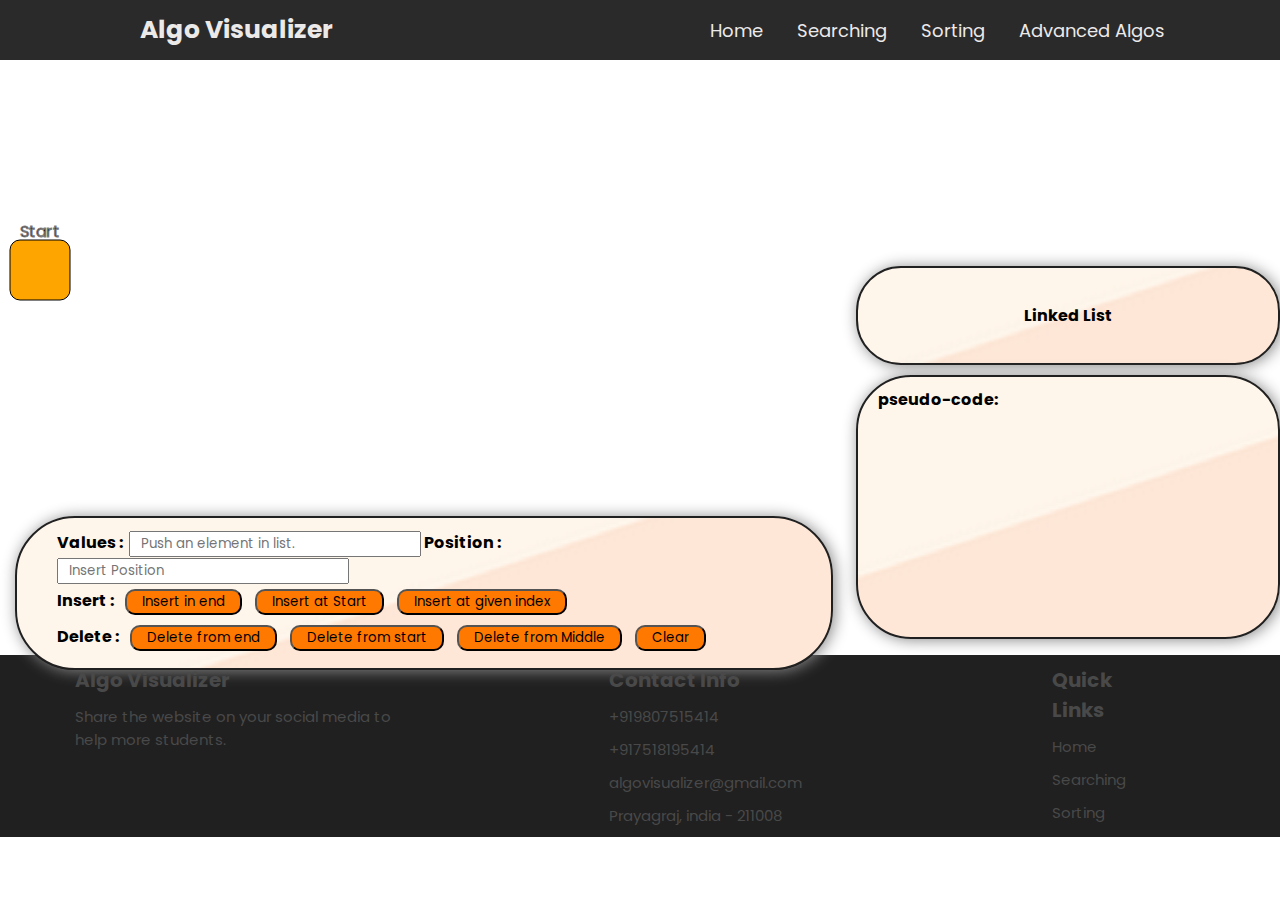
<file: html/singly-linked-list.html>
<!DOCTYPE html>
<html lang="en">

<head>
    <meta charset="UTF-8">
    <meta http-equiv="X-UA-Compatible" content="IE=edge">
    <meta name="viewport" content="width=device-width, initial-scale=1.0">
    <title>Singly Linkedlist</title>
    <link rel="stylesheet" href="../css/header.css">
    <link rel="stylesheet" href="../css/style.css">
    <link rel="stylesheet" href="../css/footer.css">
</head>

<body onload="targetRect()">
    <header>
        <div class="logo"><a href="../index.html" class="logo">Algo Visualizer</a></div>

        <nav class="nav">
            <ul>
                <li><a href="../index.html">Home</a></li>
                <li><a href="#">Searching</a></li>
                <li><a href="#">Sorting</a></li>
                <li><a href="#">Advanced Algos</a></li>
            </ul>
        </nav>
    </header>

    <main>
        <div class="box-container">
            <div class="animation-space">
                
            <svg id="bar-container" width="100%" height="100%">

                <g>
                            <!-- <defs>
                                <pattern id="grid" width="30" height="30" patternUnits="userSpaceOnUse">
                                    <rect width="80" height="80" fill="url(#smallGrid)" />
                                    <path d="M 80 0 L 0 0 0 80" fill="none" stroke="gray" stroke-width="1" />
                                </pattern>
                            </defs> -->
    
                            <rect width="100%" height="100%" fill="url(#grid)" />
                        </g>
    
            </svg>
        </div>
            <div class="display"></div>
            <div class="code-snippet">
                <div class="code-snippet-container">
                    <div class="code-guide">
                        <p id="guide">Linked List</p>
                    </div>
                    <div class="pseudo-code">
                        <p id="l-1">pseudo-code:</p>
                        <p id="l0"></p>
                        <p id="l1"></p>
                        <p id="l2"></p>
                        <p id="l3"></p>
                        <p id="l4"></p>
                        <p id="l5"></p>
                        <p id="l6"></p>
                        <p id="l7"></p>
                    </div>
                </div>
            </div>
            <div class="tool-bar">
                <div class="tool-bar-container">
                    <div class="box1">
                        <label>Values :&nbsp;</label>
                        <input class="inp" type="text" id="user-arr" size="21" placeholder="Push an element in list.">
                        <label>Position :&nbsp;</label>
                        <input class="inp" type="text" id="position" size="21" placeholder="Insert Position">
                        
                    </div>
                    <div class="box1">
                        <div class="box1">
                            <label>Insert :&nbsp;</label>
                            <button class="btn" onclick="insert()">Insert in end</button>
                            <button class="btn" onclick="insertStart()">Insert at Start</button>
                            <button class="btn" onclick="insertMiddle()">Insert at given index</button>
                        </div>
                        <label>Delete :&nbsp;</label>
                        <button class="btn" onclick="remove()">Delete from end</button>
                        <button class="btn" onclick="deleteStart()">Delete from start</button>
                        <button class="btn" onclick="deleteMiddle()">Delete from Middle</button>
                        <button class="btn" onclick="clearElements()">Clear</button>
                    </div>
                </div>
            </div>
        </div>
    </main>

    <footer>
        <div class="box1">
            <h3>Algo Visualizer</h3>
            <p>Share the website on your social media to help more students.</p>
        </div>

        <div class="box2">
            <h3>Contact Info</h3>
            <li>+919807515414</li>
            <li>+917518195414</li>
            <li>algovisualizer@gmail.com</li>
            <li>Prayagraj, india - 211008</li>
        </div>

        <div class="box2">
            <h3>Quick Links</h3>
            <li><a href="index.html">Home</a></li>
            <li><a href="#searching">Searching</a></li>
            <li><a href="#sorting">Sorting</a></li>
        </div>
    </footer>
    <script src="../js/singly-linked-list.js"></script>
</body>

</html>
</file>
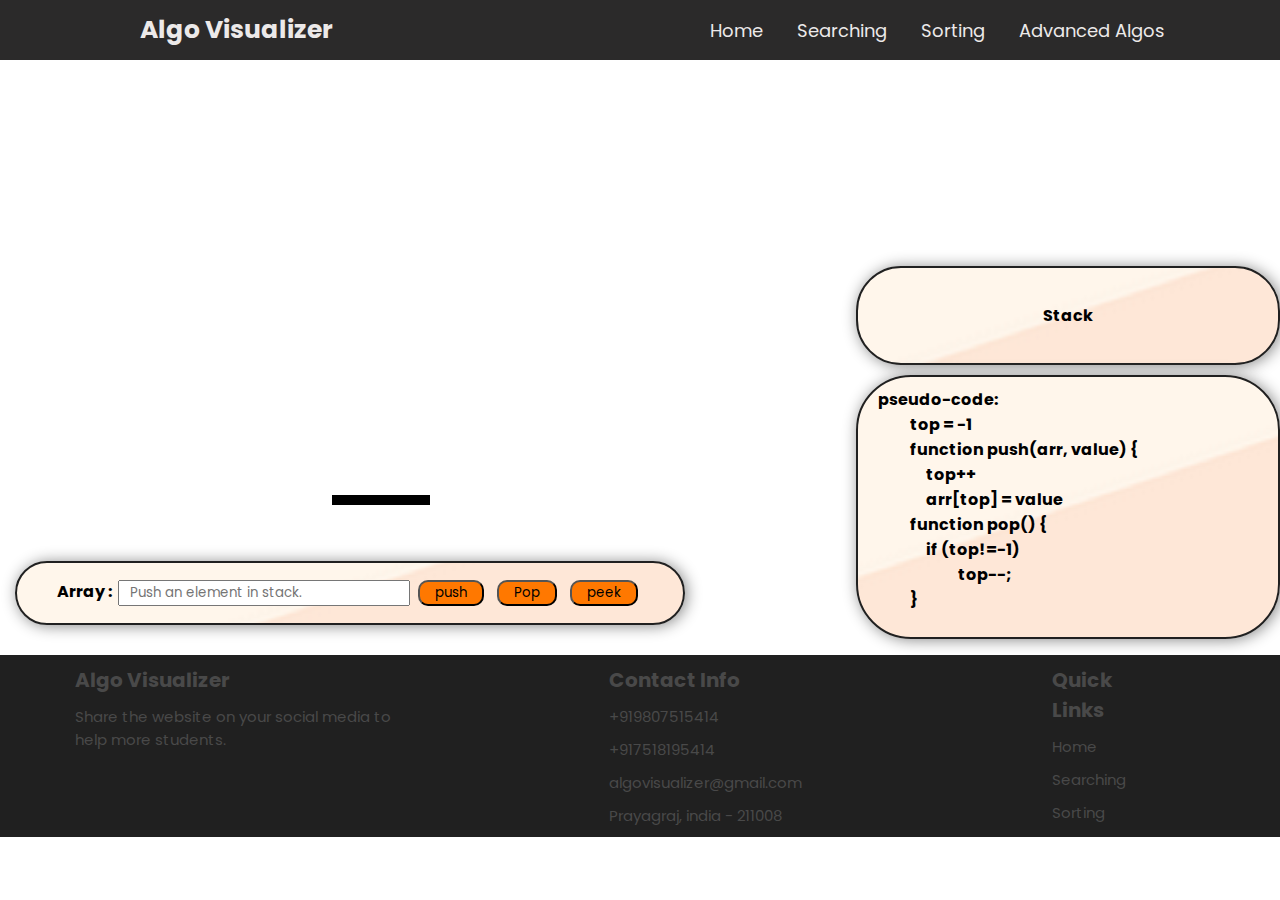
<file: html/stack.html>
<!DOCTYPE html>
<html lang="en">

<head>
    <meta charset="UTF-8">
    <meta http-equiv="X-UA-Compatible" content="IE=edge">
    <meta name="viewport" content="width=device-width, initial-scale=1.0">
    <title>Stack</title>
    <link rel="stylesheet" href="../css/header.css">
    <link rel="stylesheet" href="../css/style.css">
    <link rel="stylesheet" href="../css/footer.css">
</head>

<body onload="startbar()">
    <header>
        <div class="logo"><a href="../index.html" class="logo">Algo Visualizer</a></div>

        <nav class="nav">
            <ul>
                <li><a href="../index.html">Home</a></li>
                <li><a href="#">Searching</a></li>
                <li><a href="#">Sorting</a></li>
                <li><a href="#">Advanced Algos</a></li>
            </ul>
        </nav>
    </header>

    <main>
        <div class="box-container">
            <div class="animation-space">
                
            <svg id="bar-container" width="100%" height="100%">

                <!-- <g>
                    <defs>
                        <pattern id="grid" width="30" height="30" patternUnits="userSpaceOnUse">
                            <rect width="80" height="80" fill="url(#smallGrid)" />
                            <path d="M 80 0 L 0 0 0 80" fill="none" stroke="gray" stroke-width="1" />
                        </pattern>
                    </defs>

                    <rect width="100%" height="100%" fill="url(#grid)" />
                </g> -->
    
            </svg>
        </div>
            <div class="display"></div>
            <div class="code-snippet">
                <div class="code-snippet-container">
                    <div class="code-guide">
                        <p id="guide">Stack</p>
                    </div>
                    <div class="pseudo-code">
                        <p id="l-1">pseudo-code:</p>
                        <p id="l0">&emsp;&emsp;top = -1</p>
                        <p id="l1">&emsp;&emsp;function push(arr, value) {</p>
                        <p id="l2">&emsp;&emsp;&emsp;top++</p>
                        <p id="l3">&emsp;&emsp;&emsp;arr[top] = value</p>
                        <p id="l4">&emsp;&emsp;function pop() {</p>
                        <p id="l5">&emsp;&emsp;&emsp;if (top!=-1)</p>
                        <p id="l6">&emsp;&emsp;&emsp;&emsp;&emsp;top--;</p>
                        <p id="l7">&emsp;&emsp;}</p>
                    </div>
                </div>
            </div>
            <div class="tool-bar">
                <div class="tool-bar-container">
                    <div class="box1">
                        <label>Array :&nbsp;</label>
                        <input class="inp" type="text" id="user-arr" size="21" placeholder="Push an element in stack.">
                        <button class="btn" onclick="push()">push</button>
                        <button class="btn" onclick="pop()">Pop</button>
                        <button class="btn" onclick="peek()">peek</button>
                    </div>
                </div>
            </div>
        </div>
    </main>

    <footer>
        <div class="box1">
            <h3>Algo Visualizer</h3>
            <p>Share the website on your social media to help more students.</p>
        </div>

        <div class="box2">
            <h3>Contact Info</h3>
            <li>+919807515414</li>
            <li>+917518195414</li>
            <li>algovisualizer@gmail.com</li>
            <li>Prayagraj, india - 211008</li>
        </div>

        <div class="box2">
            <h3>Quick Links</h3>
            <li><a href="index.html">Home</a></li>
            <li><a href="#searching">Searching</a></li>
            <li><a href="#sorting">Sorting</a></li>
        </div>
    </footer>
    <script src="../js/stack.js"></script>
</body>

</html>
</file>
<file: css/header.css>
@import url('https://fonts.googleapis.com/css2?family=Poppins:wght@100;300;400;500;600&display=swap');

:root {
    --background: rgb(236, 233, 233);
    --orange: #ff7800;
    --black: #202020;
    --lightblack: rgb(73, 73, 73);
    --shadow: 0 15px 15px rgb(194, 192, 192);
    --border: rgb(43, 42, 42);
}

* {
    margin: 0;
    padding: 0;
    font-family: 'Poppins', sans-serif;
    transition: all .3s linear;
}

header {
    position: fixed;
    z-index: 1;
    width: 100%;
    height: 60px;
    background-color: var(--border);
    display: flex;
    justify-content: space-between;
    align-items: center;
}

header .logo {
    margin: 0 60px;
    padding: 0 10px;
    font-size: 25px;
    font-weight: bold;
    text-decoration: none;
}

header .logo a {
    color: var(--background);
}

header .nav {
    margin: 0 75px;
    padding: 0 25px;
}

header .nav ul {
    text-decoration: none;
}

header .nav ul li {
    margin: 0 15px;
    font-size: 18px;
    display: inline;
    list-style: none;
}

header .nav ul li a {
    text-decoration: none;
    color: var(--background);
}

header .nav ul li a:hover {
    color: var(--orange);
}
</file>
<file: css/main.css>
.content {
    height: 300px;
    display: flex;
    flex-direction: column;
    justify-content: center;
    align-items: center;
    background-image: url(../img/background.png);
    background-position: center;
    background-size: cover;
}

.content h3 {
    font-size: 25px;
    color: var(--black);
}

.content h3 span {
    color: var(--orange);
}

.content p {
    font-size: 18px;
    color: var(--lightblack);
}

.heading {
    margin: 25px;
    text-align: center;
    font-size: 25px;
    color: var(--black);
}

.heading span {
    padding: 5px 15px;
    background: var(--orange);
    color: var(--background);
    display: inline-block;
    clip-path: polygon(100% 0, 93% 50%, 100% 99%, 0% 100%, 7% 50%, 0% 0%);
}

.box-container {
    margin: 35px;
    display: flex;
    justify-content: center;
    align-items: center;
}

.box {
    margin: 25px;
    padding: 0 10px;
    display: flex;
    justify-content: center;
    align-items: center;
    flex-direction: column;
    width: 400px;
    height: 400px;
    border: 2px solid black;
    color: var(--lightblack);
    border-radius: 10px;
}

.box img {
    margin: 20px;
    width: 200px;
    height: 200px;
}

.box h3 {
    font-weight: bolder;
    font-size: 20px;
    color: var(--black);
}

.btn {
    margin: 10px;
    padding: 10px;
    text-decoration: none;
    background-color: var(--orange);
    color: var(--black);
    cursor: pointer;
    border: 2px solid var(--black);
    border-radius: 15px;
}

.box:hover {
    box-shadow: var(--shadow);
    border: 2px solid var(--orange);
}

.btn:hover {
    background-color: var(--border);
    color: var(--background);
}
</file>
<file: css/footer.css>
footer {
    display: flex;
    justify-content: space-between;
    align-items: baseline;
    background-color: var(--black);
    color: var(--lightblack);
    font-size: 15px;
}

footer h3 {
    font-weight: bolder;
    font-size: 20px;
}

footer .box1 {
    width: 375px;
    margin: 0 75px;
}

footer .box1 p {
    margin-top: 10px;
}

footer .box2 {
    margin: 10px 125px;
}

footer .box2 li {
    margin-top: 10px;
    list-style: none;
}

footer .box2 li a {
    text-decoration: none;
    color: var(--lightblack);
}

footer .box2 li a:hover {
    color: var(--orange);
}
</file>
<file: css/style.css>
.box-container {
    height: 655px;
    display: grid;
    grid-template-rows: 1fr 1fr 125px;
    grid-template-columns: repeat(3, 1fr);
    gap: 8px;
}

.animation-space {
    grid-row-start: 1;
    grid-row-end: 3;
    grid-column-start: 1;
    grid-column-end: 3;
}

.code-snippet {
    grid-row-start: 2;
    grid-row-end: 4;
    display: flex;
    justify-content: center;
    align-items: center;
    flex-direction: column;
}

.code-snippet-container {
    display: flex;
    justify-content: center;
    align-items: flex-start;
    flex-direction: column;
}

.code-guide {
    margin-bottom: 10px;
    padding: 10px 20px;
    width: 380px;
    height: 75px;
    /* overflow-y: auto; */
    display: flex;
    justify-content: center;
    align-items: center;
    background-image: url(../img/background.png);
    background-position: center;
    border: 2px solid var(--black);
    border-radius: 45px;
    box-shadow: 2px 1px 15px #888888;
    font-weight: bold;
}

.pseudo-code {
    margin-bottom: 15px;
    padding: 10px 20px;
    width: 380px;
    height: 240px;
    background-image: url(../img/background.png);
    background-position: center;
    border-radius: 55px;
    border: 2px solid var(--black);
    box-shadow: 2px 1px 15px #888888;
    font-weight: bold;
}

.tool-bar {
    grid-column-start: 1;
    grid-column-end: 3;
    display: flex;
    justify-content: flex-start;
    align-items: center;
    font-weight: bold;
}

.tool-bar-container {
    margin: 0 15px;
    padding: 12px 40px;
    display: flex;
    justify-content: center;
    align-items: flex-start;
    flex-direction: column;
    background-image: url(../img/background.png);
    background-position: center;
    border: 2px solid var(--black);
    border-radius: 60px;
    box-shadow: 2px 1px 15px #888888;
}

.tool-bar-container .inp {
    padding: 1px 10px;
}

.tool-bar-container .btn {
    margin: 5px;
    padding: 1px 15px;
    background-color: var(--orange);
    border-radius: 10px;
}

.tool-bar-container .btn:hover {
    background-color: var(--border);
    color: var(--background);
    box-shadow: 2px 1px 15px #888888;
}

.preview{
    font-size: 13px;
}
</file>
